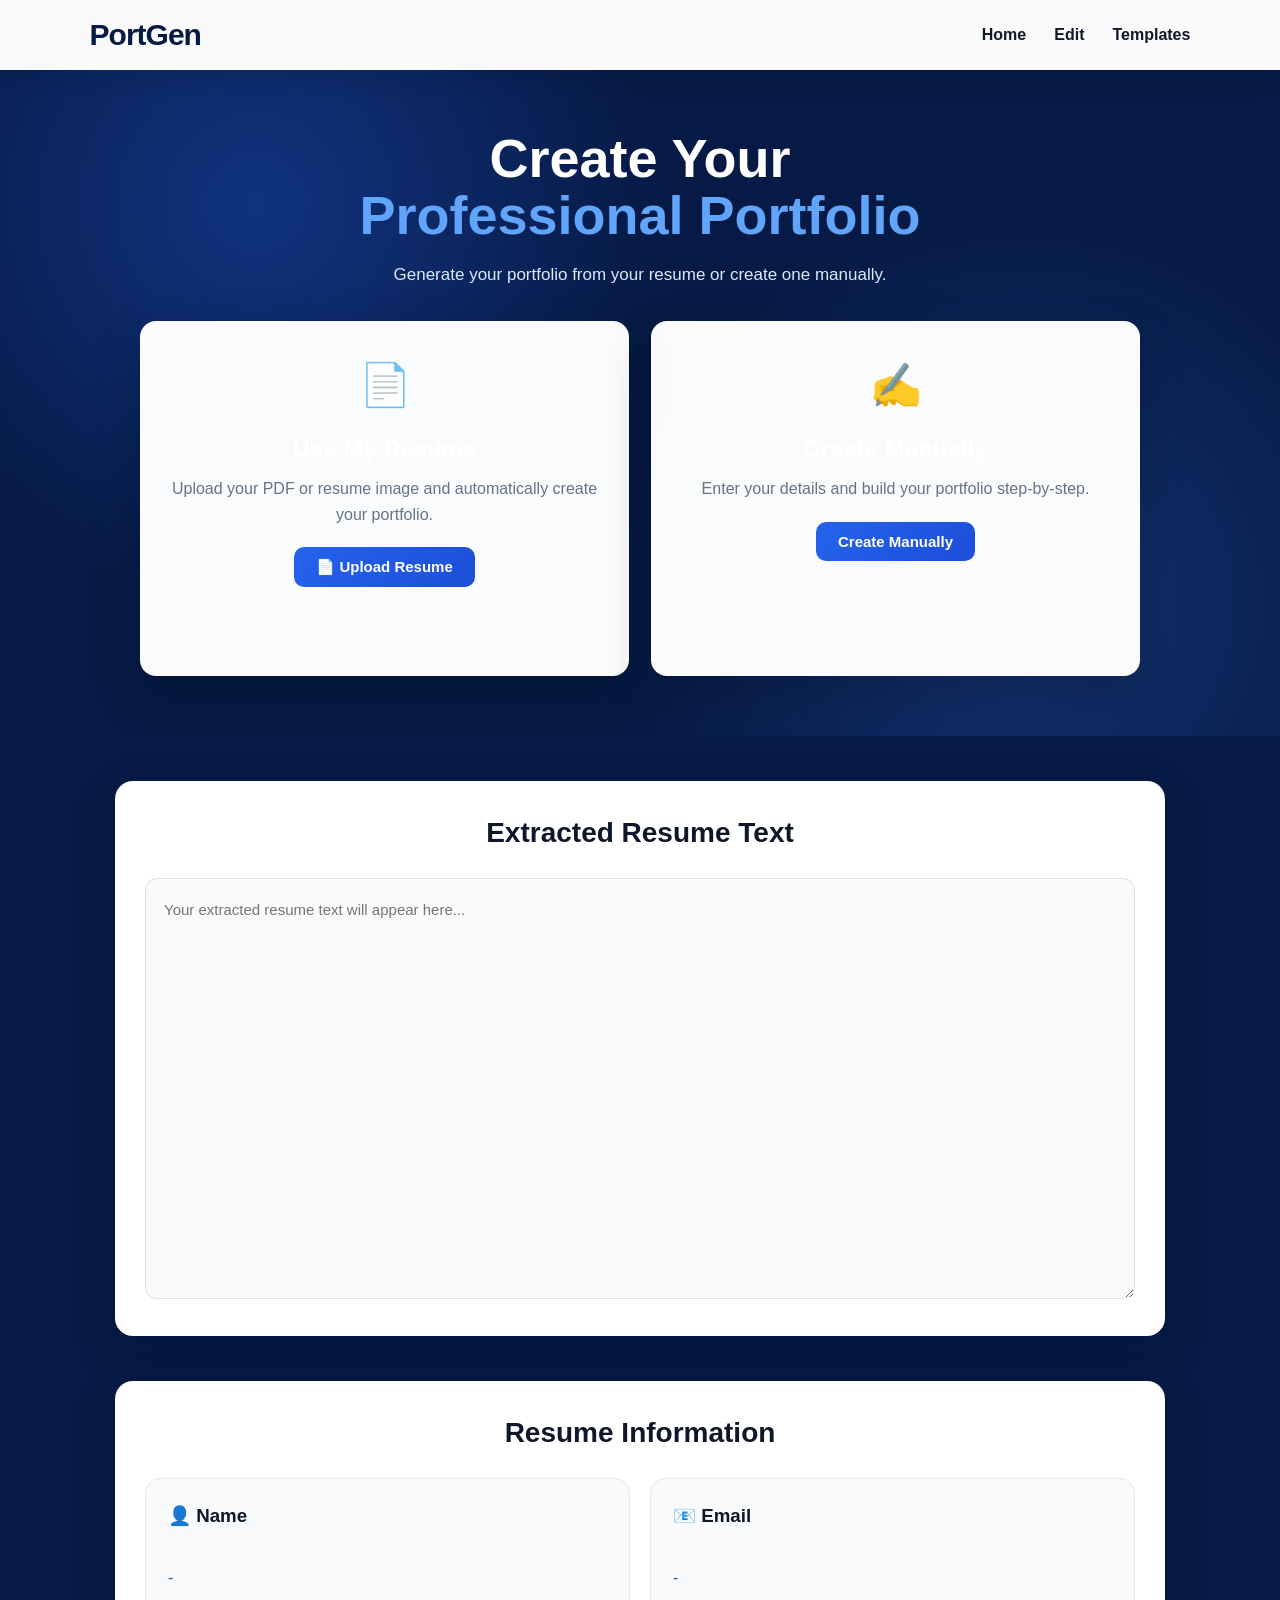
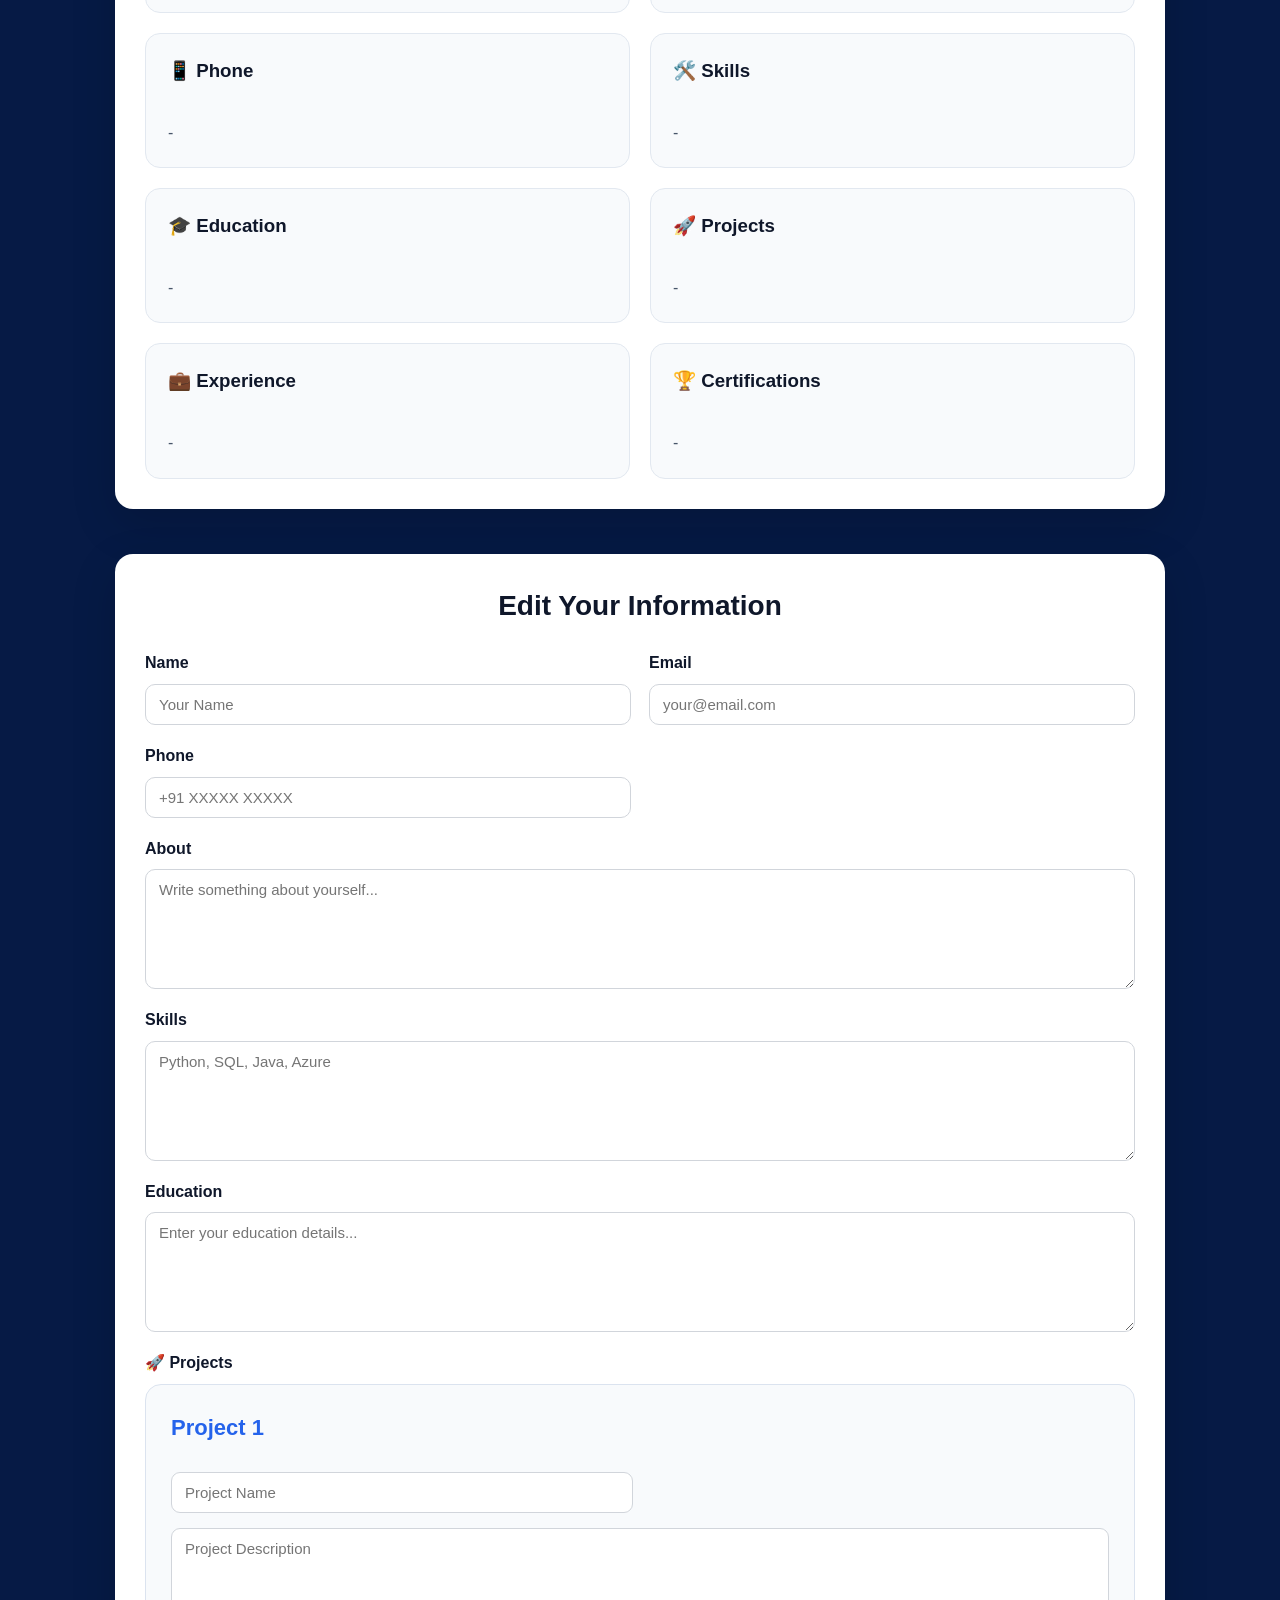
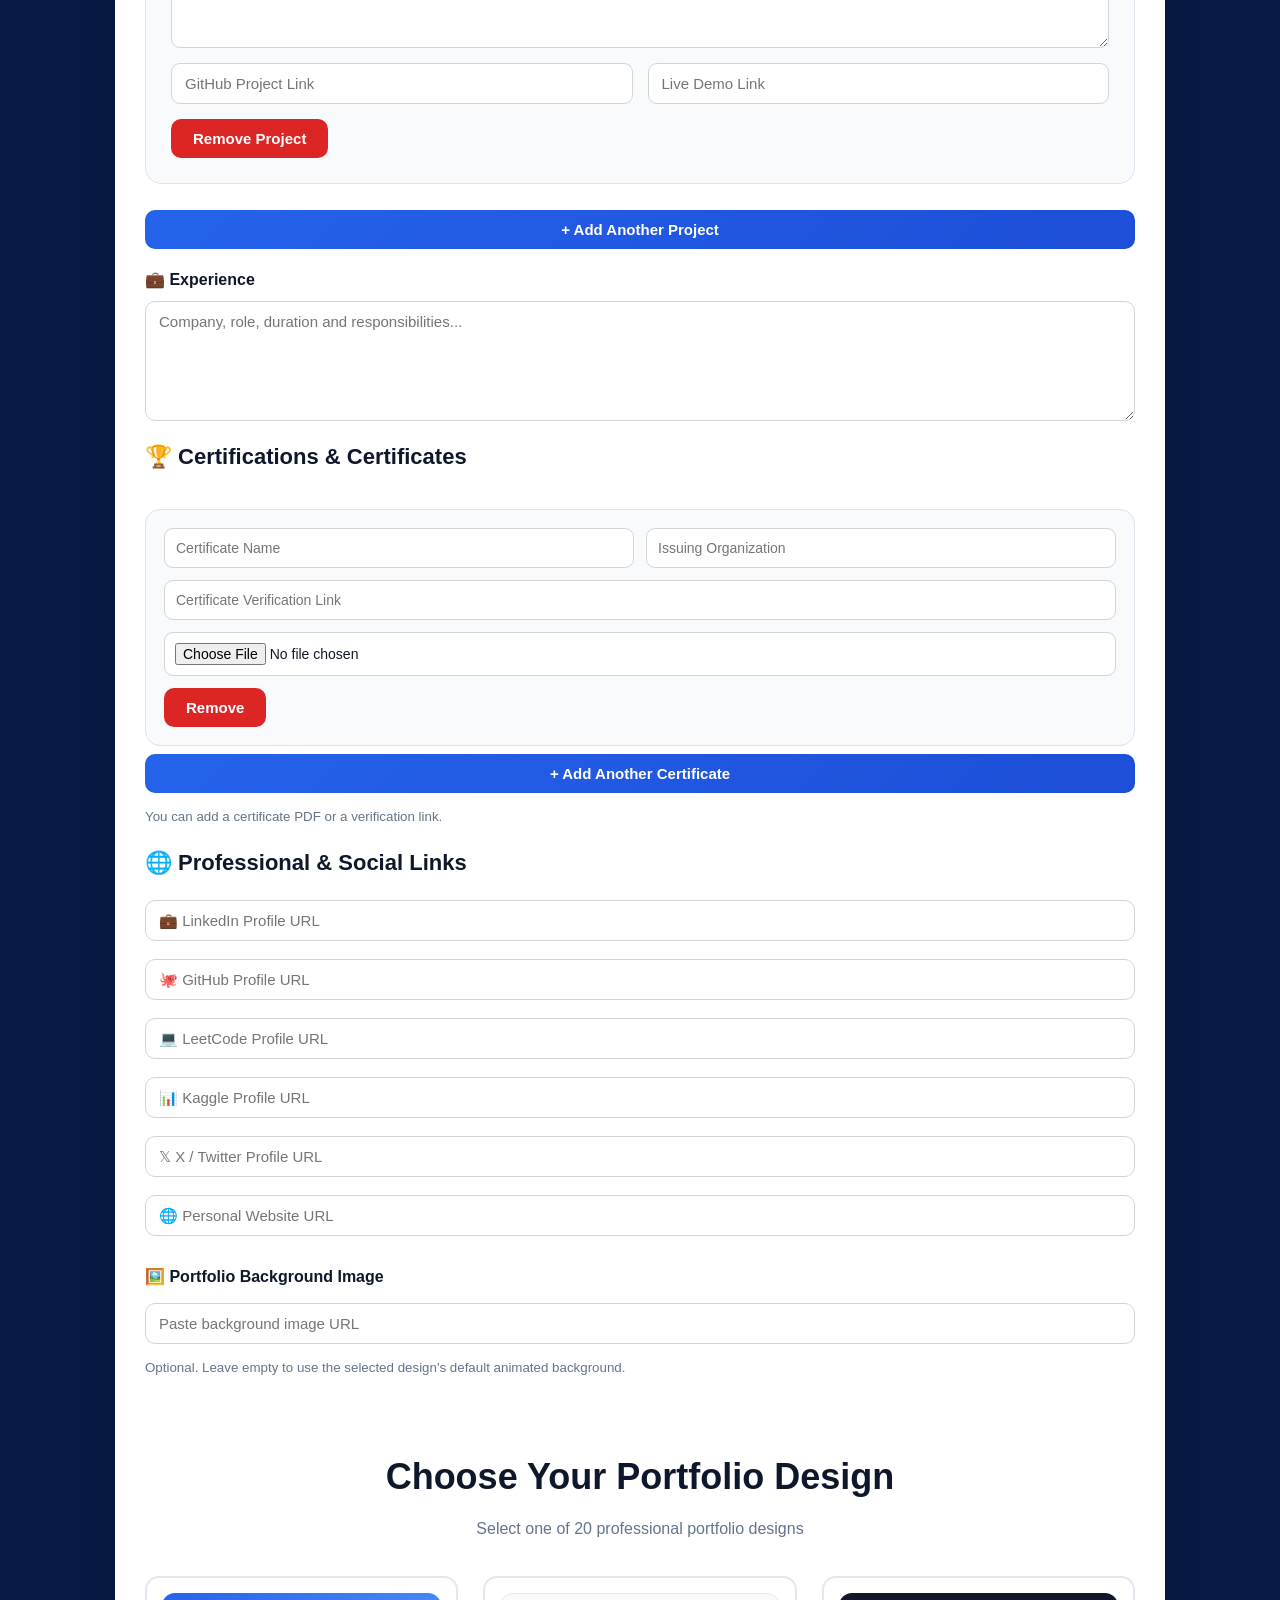
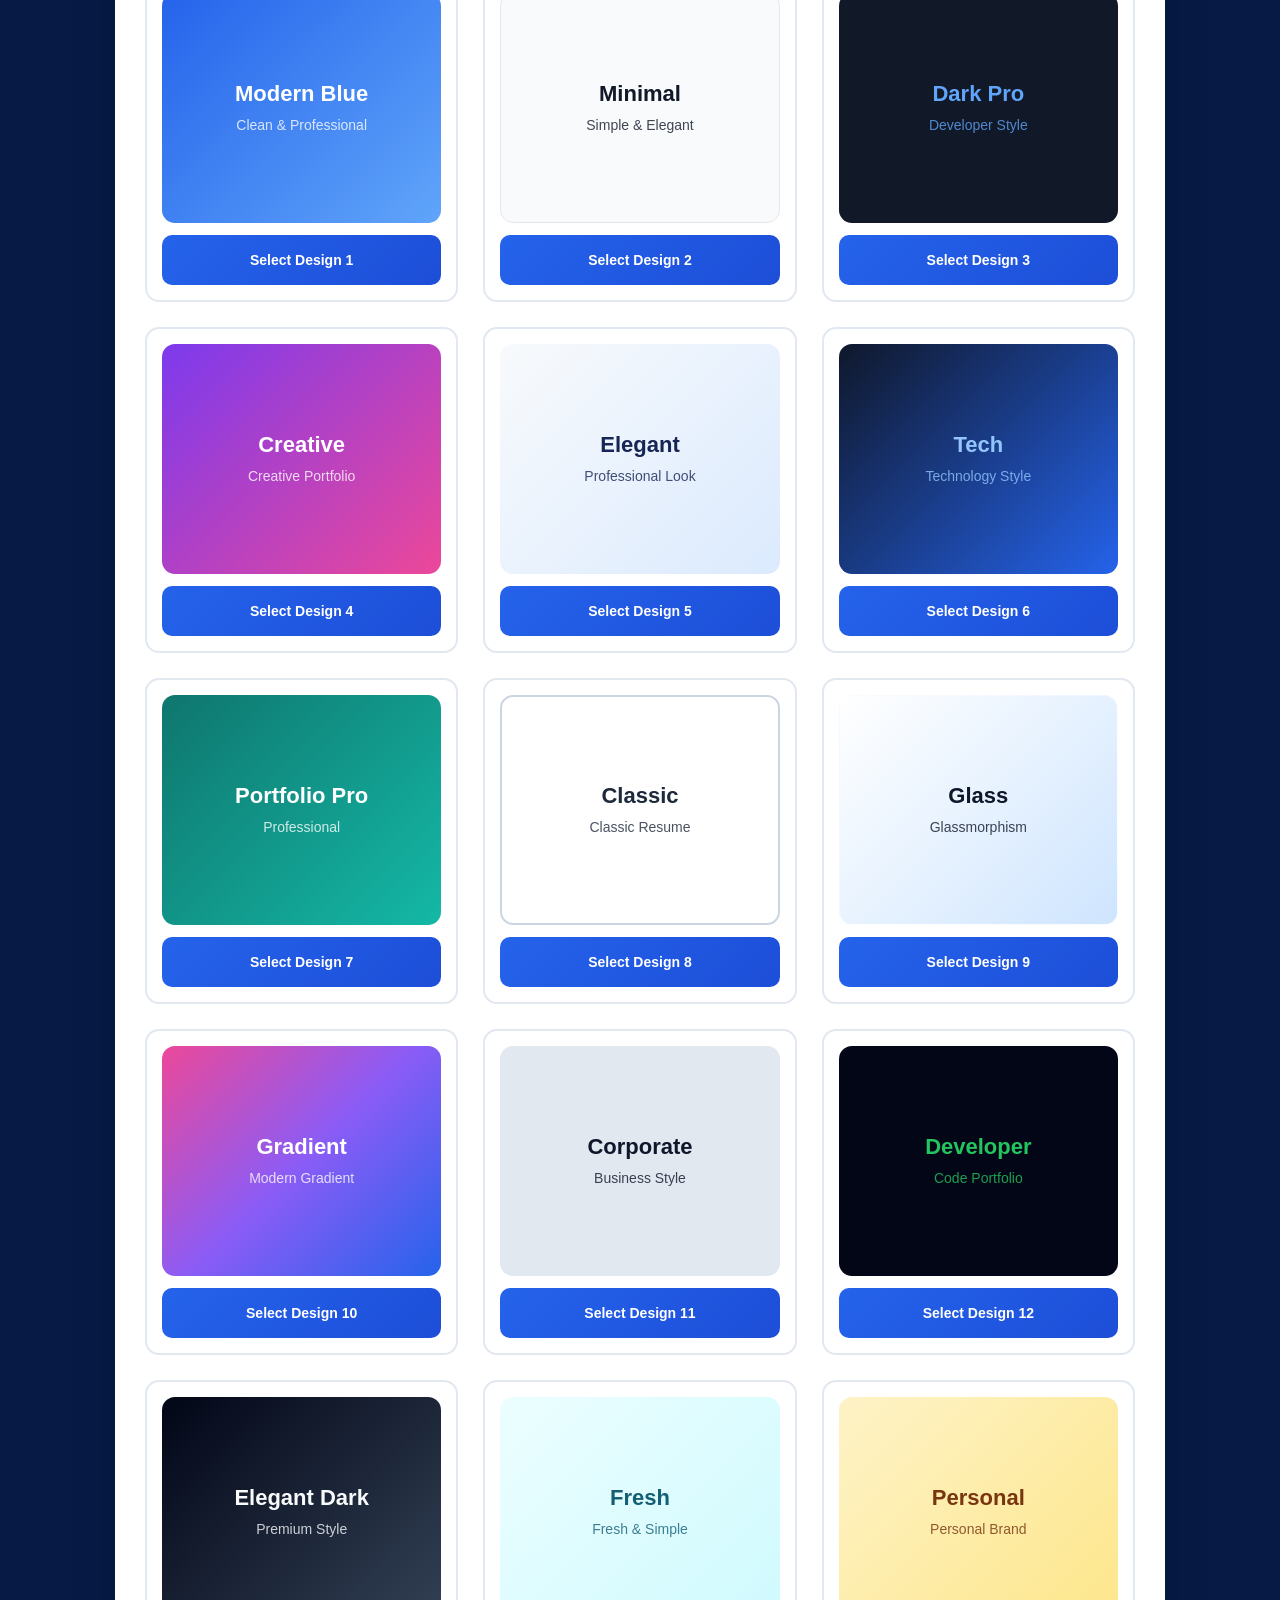
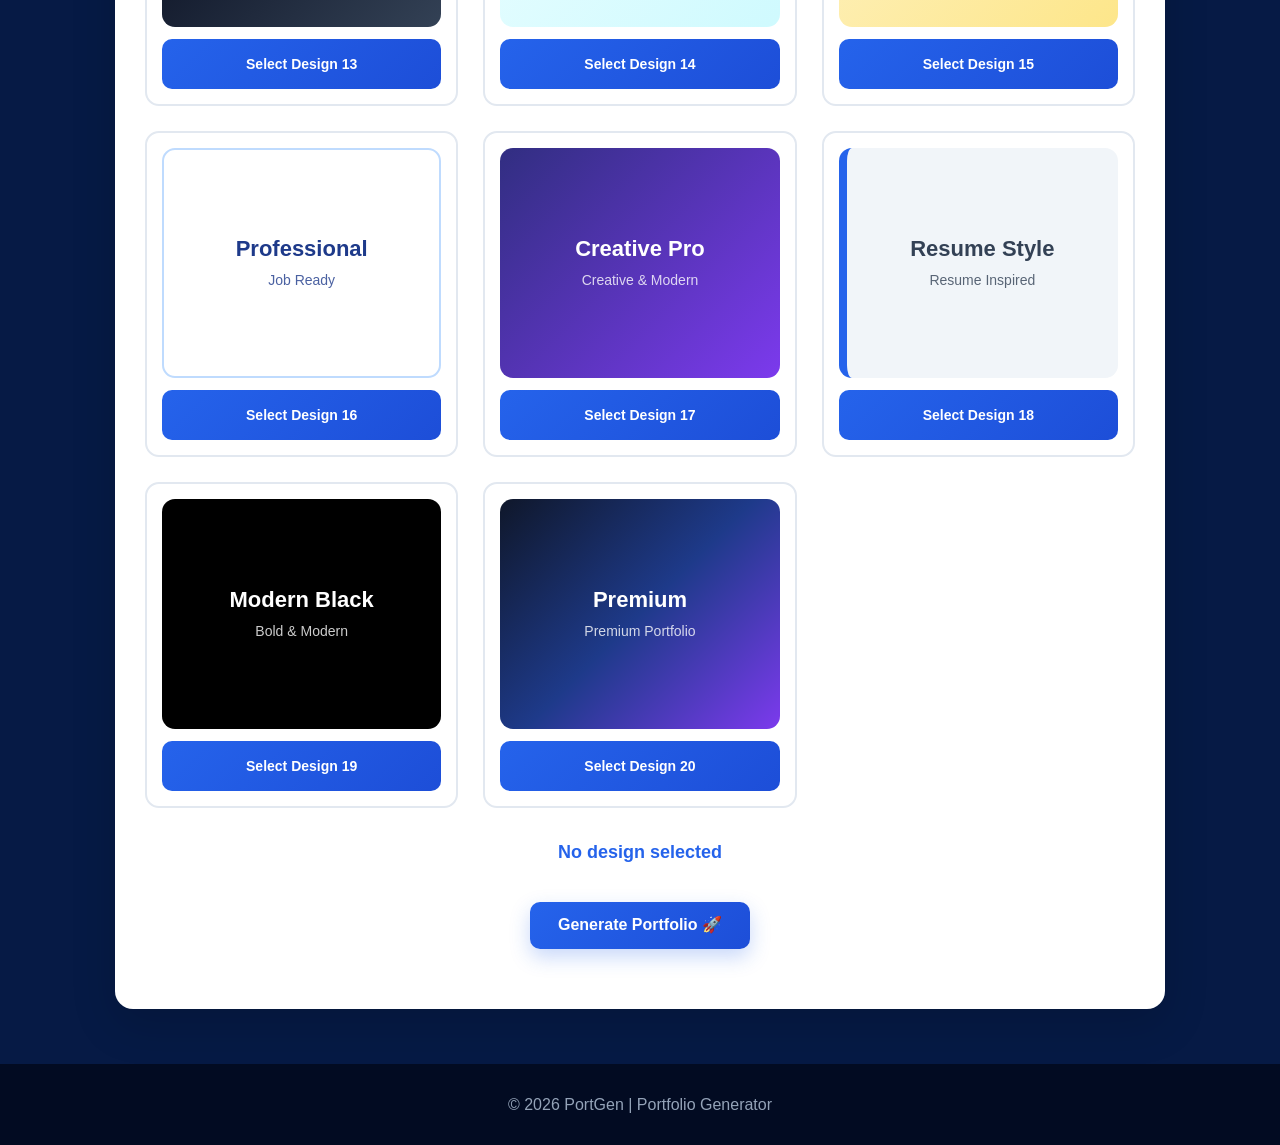
<file: index.html>
<!DOCTYPE html>
<html lang="en">

<head>

    <meta charset="UTF-8">

    <meta
        name="viewport"
        content="width=device-width, initial-scale=1.0"
    >

    <title>PortGen - Portfolio Generator</title>

    <link rel="stylesheet" href="style.css">
<script src="script.js"></script>
</head>


<body>


<!-- ==============================
     NAVBAR
============================== -->

<nav>

    <div class="logo">
        PortGen
    </div>

    <div class="nav-links">

        <a href="#">
            Home
        </a>

        <a href="#editSection">
            Edit
        </a>

        <a href="#designSection">
            Templates
        </a>

    </div>

</nav>


<!-- ==============================
     HERO
============================== -->

<section class="hero">

    <h1>
        Create Your
        <span>Professional Portfolio</span>
    </h1>

    <p>
        Generate your portfolio from your resume
        or create one manually.
    </p>


    <div class="options">


        <!-- RESUME CARD -->

        <div class="card">

            <div class="icon">
                📄
            </div>

            <h2>
                Use My Resume
            </h2>

            <p>
                Upload your PDF or resume image and
                automatically create your portfolio.
            </p>


            <input
                type="file"
                id="resumeInput"
                accept=".pdf,.png,.jpg,.jpeg"
                hidden
            >


            <button
                type="button"
                id="uploadButton"
                class="resume-btn"
            >
                📄 Upload Resume
            </button>


            <p id="uploadStatus"></p>

        </div>


        <!-- MANUAL CARD -->

        <div class="card">

            <div class="icon">
                ✍️
            </div>

            <h2>
                Create Manually
            </h2>

            <p>
                Enter your details and build your
                portfolio step-by-step.
            </p>


            <button
                type="button"
                onclick="createManually()"
            >
                Create Manually
            </button>

        </div>

    </div>

</section>


<!-- ==============================
     EXTRACTED RESUME
============================== -->

<section
    class="resume-preview"
    id="resumePreview"
>

    <h2>
        Extracted Resume Text
    </h2>


    <textarea
        id="resumeText"
        placeholder="Your extracted resume text will appear here..."
        rows="15"
        readonly
    ></textarea>

</section>


<!-- ==============================
     RESUME INFORMATION
============================== -->

<div
    id="parsedData"
    class="parsed-data"
>

    <h2>
        Resume Information
    </h2>


    <div class="info-grid">


        <div class="info-card">

            <h3>
                👤 Name
            </h3>

            <p id="name">
                -
            </p>

        </div>


        <div class="info-card">

            <h3>
                📧 Email
            </h3>

            <p id="email">
                -
            </p>

        </div>


        <div class="info-card">

            <h3>
                📱 Phone
            </h3>

            <p id="phone">
                -
            </p>

        </div>


        <div class="info-card">

            <h3>
                🛠️ Skills
            </h3>

            <p id="skills">
                -
            </p>

        </div>


        <div class="info-card">

            <h3>
                🎓 Education
            </h3>

            <p id="education">
                -
            </p>

        </div>


        <div class="info-card">

            <h3>
                🚀 Projects
            </h3>

            <p id="projects">
                -
            </p>

        </div>


        <div class="info-card">

            <h3>
                💼 Experience
            </h3>

            <p id="experience">
                -
            </p>

        </div>


        <div class="info-card">

            <h3>
                🏆 Certifications
            </h3>

            <p id="certifications">
                -
            </p>

        </div>

    </div>

</div>


<!-- ==============================
     EDIT SECTION
============================== -->

<section
    class="edit-section"
    id="editSection"
>

    <h2>
        Edit Your Information
    </h2>


    <div class="edit-form">


        <!-- NAME -->

        <div class="form-group">

            <label>
                Name
            </label>

            <input
                type="text"
                id="editName"
                placeholder="Your Name"
            >

        </div>


        <!-- EMAIL -->

        <div class="form-group">

            <label>
                Email
            </label>

            <input
                type="email"
                id="editEmail"
                placeholder="your@email.com"
            >

        </div>


        <!-- PHONE -->

        <div class="form-group">

            <label>
                Phone
            </label>

            <input
                type="text"
                id="editPhone"
                placeholder="+91 XXXXX XXXXX"
            >

        </div>


        <!-- ABOUT -->

        <div class="form-group full-width">

            <label>
                About
            </label>

            <textarea
                id="editAbout"
                rows="5"
                placeholder="Write something about yourself..."
            ></textarea>

        </div>


        <!-- SKILLS -->

        <div class="form-group full-width">

            <label>
                Skills
            </label>

            <textarea
                id="editSkills"
                rows="3"
                placeholder="Python, SQL, Java, Azure"
            ></textarea>

        </div>


        <!-- EDUCATION -->

        <div class="form-group full-width">

            <label>
                Education
            </label>

            <textarea
                id="editEducation"
                rows="5"
                placeholder="Enter your education details..."
            ></textarea>

        </div>


        <!-- ==============================
             PROJECTS
        ============================== -->

        <div class="form-group full-width">

            <label>
                🚀 Projects
            </label>


            <div id="projectsContainer">


                <!-- PROJECT 1 -->

                <div class="project-input">

                    <h3>
                        Project 1
                    </h3>


                    <input
                        type="text"
                        class="project-title"
                        placeholder="Project Name"
                    >


                    <textarea
                        class="project-description"
                        rows="3"
                        placeholder="Project Description"
                    ></textarea>


                    <input
                        type="url"
                        class="project-github"
                        placeholder="GitHub Project Link"
                    >


                    <input
                        type="url"
                        class="project-live"
                        placeholder="Live Demo Link"
                    >


                    <button
                        type="button"
                        class="remove-project-btn"
                        onclick="removeProject(this)"
                    >
                        Remove Project
                    </button>

                </div>

            </div>


            <button
                type="button"
                class="add-project-btn"
                onclick="addProject()"
            >
                + Add Another Project
            </button>

        </div>


        <!-- ==============================
             EXPERIENCE
        ============================== -->

        <div class="form-group full-width">

            <label>
                💼 Experience
            </label>

            <textarea
                id="editExperience"
                rows="5"
                placeholder="Company, role, duration and responsibilities..."
            ></textarea>
        </div>
        <!-- =========================================
     CERTIFICATES
========================================= -->

<div class="form-group full-width">

    <h3>🏆 Certifications & Certificates</h3>

    <div id="certificateContainer">

        <div class="certificate-item">

            <input
                type="text"
                class="certificate-name"
                placeholder="Certificate Name"
            >

            <input
                type="text"
                class="certificate-issuer"
                placeholder="Issuing Organization"
            >

            <input
                type="url"
                class="certificate-link"
                placeholder="Certificate Verification Link"
            >

            <input
                type="file"
                class="certificate-file"
                accept=".pdf"
            >

            <button
                type="button"
                class="remove-certificate"
                onclick="removeCertificate(this)"
            >
                Remove
            </button>

        </div>

    </div>


    <button
        type="button"
        onclick="addCertificate()"
    >
        + Add Another Certificate
    </button>

    <small>
        You can add a certificate PDF or a verification link.
    </small>

</div>
        <!-- ==============================
             SOCIAL LINKS
        ============================== -->

        <!-- =========================================
     SOCIAL LINKS
========================================= -->

<div class="form-group full-width">

    <h3>🌐 Professional & Social Links</h3>

    <input
        type="url"
        id="editLinkedin"
        placeholder="💼 LinkedIn Profile URL"
    >

    <input
        type="url"
        id="editGithub"
        placeholder="🐙 GitHub Profile URL"
    >

    <input
        type="url"
        id="editLeetcode"
        placeholder="💻 LeetCode Profile URL"
    >

    <input
        type="url"
        id="editKaggle"
        placeholder="📊 Kaggle Profile URL"
    >

    <input
        type="url"
        id="editTwitter"
        placeholder="𝕏 X / Twitter Profile URL"
    >

    <input
        type="url"
        id="editWebsite"
        placeholder="🌐 Personal Website URL"
    >

</div>

        <!-- ==============================
             BACKGROUND IMAGE
        ============================== -->

        <div class="form-group full-width">

            <label>
                🖼️ Portfolio Background Image
            </label>


            <input
                type="url"
                id="editBackground"
                placeholder="Paste background image URL"
            >


            <small>
                Optional. Leave empty to use the selected
                design's default animated background.
            </small>

        </div>

    </div>


    <!-- ==============================
         DESIGN SELECTION
    ============================== -->

    <section
        class="design-section"
        id="designSection"
    >

        <h2>
            Choose Your Portfolio Design
        </h2>


        <p class="design-subtitle">
            Select one of 20 professional portfolio designs
        </p>


        <div class="design-grid">


            <!-- DESIGN 1 -->

            <div
                class="design-card"
                onclick="selectDesign(1)"
            >

                <div class="design-preview design-1">

                    <h3>
                        Modern Blue
                    </h3>

                    <p>
                        Clean & Professional
                    </p>

                </div>

                <button type="button">
                    Select Design 1
                </button>

            </div>


            <!-- DESIGN 2 -->

            <div
                class="design-card"
                onclick="selectDesign(2)"
            >

                <div class="design-preview design-2">

                    <h3>
                        Minimal
                    </h3>

                    <p>
                        Simple & Elegant
                    </p>

                </div>

                <button type="button">
                    Select Design 2
                </button>

            </div>


            <!-- DESIGN 3 -->

            <div
                class="design-card"
                onclick="selectDesign(3)"
            >

                <div class="design-preview design-3">

                    <h3>
                        Dark Pro
                    </h3>

                    <p>
                        Developer Style
                    </p>

                </div>

                <button type="button">
                    Select Design 3
                </button>

            </div>


            <!-- DESIGN 4 -->

            <div
                class="design-card"
                onclick="selectDesign(4)"
            >

                <div class="design-preview design-4">

                    <h3>
                        Creative
                    </h3>

                    <p>
                        Creative Portfolio
                    </p>

                </div>

                <button type="button">
                    Select Design 4
                </button>

            </div>


            <!-- DESIGN 5 -->

            <div
                class="design-card"
                onclick="selectDesign(5)"
            >

                <div class="design-preview design-5">

                    <h3>
                        Elegant
                    </h3>

                    <p>
                        Professional Look
                    </p>

                </div>

                <button type="button">
                    Select Design 5
                </button>

            </div>


            <!-- DESIGN 6 -->

            <div
                class="design-card"
                onclick="selectDesign(6)"
            >

                <div class="design-preview design-6">

                    <h3>
                        Tech
                    </h3>

                    <p>
                        Technology Style
                    </p>

                </div>

                <button type="button">
                    Select Design 6
                </button>

            </div>


            <!-- DESIGN 7 -->

            <div
                class="design-card"
                onclick="selectDesign(7)"
            >

                <div class="design-preview design-7">

                    <h3>
                        Portfolio Pro
                    </h3>

                    <p>
                        Professional
                    </p>

                </div>

                <button type="button">
                    Select Design 7
                </button>

            </div>


            <!-- DESIGN 8 -->

            <div
                class="design-card"
                onclick="selectDesign(8)"
            >

                <div class="design-preview design-8">

                    <h3>
                        Classic
                    </h3>

                    <p>
                        Classic Resume
                    </p>

                </div>

                <button type="button">
                    Select Design 8
                </button>

            </div>


            <!-- DESIGN 9 -->

            <div
                class="design-card"
                onclick="selectDesign(9)"
            >

                <div class="design-preview design-9">

                    <h3>
                        Glass
                    </h3>

                    <p>
                        Glassmorphism
                    </p>

                </div>

                <button type="button">
                    Select Design 9
                </button>

            </div>


            <!-- DESIGN 10 -->

            <div
                class="design-card"
                onclick="selectDesign(10)"
            >

                <div class="design-preview design-10">

                    <h3>
                        Gradient
                    </h3>

                    <p>
                        Modern Gradient
                    </p>

                </div>

                <button type="button">
                    Select Design 10
                </button>

            </div>


            <!-- DESIGN 11 -->

            <div
                class="design-card"
                onclick="selectDesign(11)"
            >

                <div class="design-preview design-11">

                    <h3>
                        Corporate
                    </h3>

                    <p>
                        Business Style
                    </p>

                </div>

                <button type="button">
                    Select Design 11
                </button>

            </div>


            <!-- DESIGN 12 -->

            <div
                class="design-card"
                onclick="selectDesign(12)"
            >

                <div class="design-preview design-12">

                    <h3>
                        Developer
                    </h3>

                    <p>
                        Code Portfolio
                    </p>

                </div>

                <button type="button">
                    Select Design 12
                </button>

            </div>


            <!-- DESIGN 13 -->

            <div
                class="design-card"
                onclick="selectDesign(13)"
            >

                <div class="design-preview design-13">

                    <h3>
                        Elegant Dark
                    </h3>

                    <p>
                        Premium Style
                    </p>

                </div>

                <button type="button">
                    Select Design 13
                </button>

            </div>


            <!-- DESIGN 14 -->

            <div
                class="design-card"
                onclick="selectDesign(14)"
            >

                <div class="design-preview design-14">

                    <h3>
                        Fresh
                    </h3>

                    <p>
                        Fresh & Simple
                    </p>

                </div>

                <button type="button">
                    Select Design 14
                </button>

            </div>


            <!-- DESIGN 15 -->

            <div
                class="design-card"
                onclick="selectDesign(15)"
            >

                <div class="design-preview design-15">

                    <h3>
                        Personal
                    </h3>

                    <p>
                        Personal Brand
                    </p>

                </div>

                <button type="button">
                    Select Design 15
                </button>

            </div>


            <!-- DESIGN 16 -->

            <div
                class="design-card"
                onclick="selectDesign(16)"
            >

                <div class="design-preview design-16">

                    <h3>
                        Professional
                    </h3>

                    <p>
                        Job Ready
                    </p>

                </div>

                <button type="button">
                    Select Design 16
                </button>

            </div>


            <!-- DESIGN 17 -->

            <div
                class="design-card"
                onclick="selectDesign(17)"
            >

                <div class="design-preview design-17">

                    <h3>
                        Creative Pro
                    </h3>

                    <p>
                        Creative & Modern
                    </p>

                </div>

                <button type="button">
                    Select Design 17
                </button>

            </div>


            <!-- DESIGN 18 -->

            <div
                class="design-card"
                onclick="selectDesign(18)"
            >

                <div class="design-preview design-18">

                    <h3>
                        Resume Style
                    </h3>

                    <p>
                        Resume Inspired
                    </p>

                </div>

                <button type="button">
                    Select Design 18
                </button>

            </div>


            <!-- DESIGN 19 -->

            <div
                class="design-card"
                onclick="selectDesign(19)"
            >

                <div class="design-preview design-19">

                    <h3>
                        Modern Black
                    </h3>

                    <p>
                        Bold & Modern
                    </p>

                </div>

                <button type="button">
                    Select Design 19
                </button>

            </div>


            <!-- DESIGN 20 -->

            <div
                class="design-card"
                onclick="selectDesign(20)"
            >

                <div class="design-preview design-20">

                    <h3>
                        Premium
                    </h3>

                    <p>
                        Premium Portfolio
                    </p>

                </div>

                <button type="button">
                    Select Design 20
                </button>

            </div>

        </div>


                <p id="selectedDesignText">
            No design selected
        </p>

        <!-- ==============================
             GENERATE
        ============================== -->

        <button
            type="button"
            class="generate-btn"
            onclick="generatePortfolio()"
        >
            Generate Portfolio 🚀
        </button>

    </section>

</section>


<!-- ==============================
     FOOTER
============================== -->

<footer>

    <p>
        © 2026 PortGen | Portfolio Generator
    </p>

</footer>


<script src="script.js"></script>


</body>

</html>
</file>
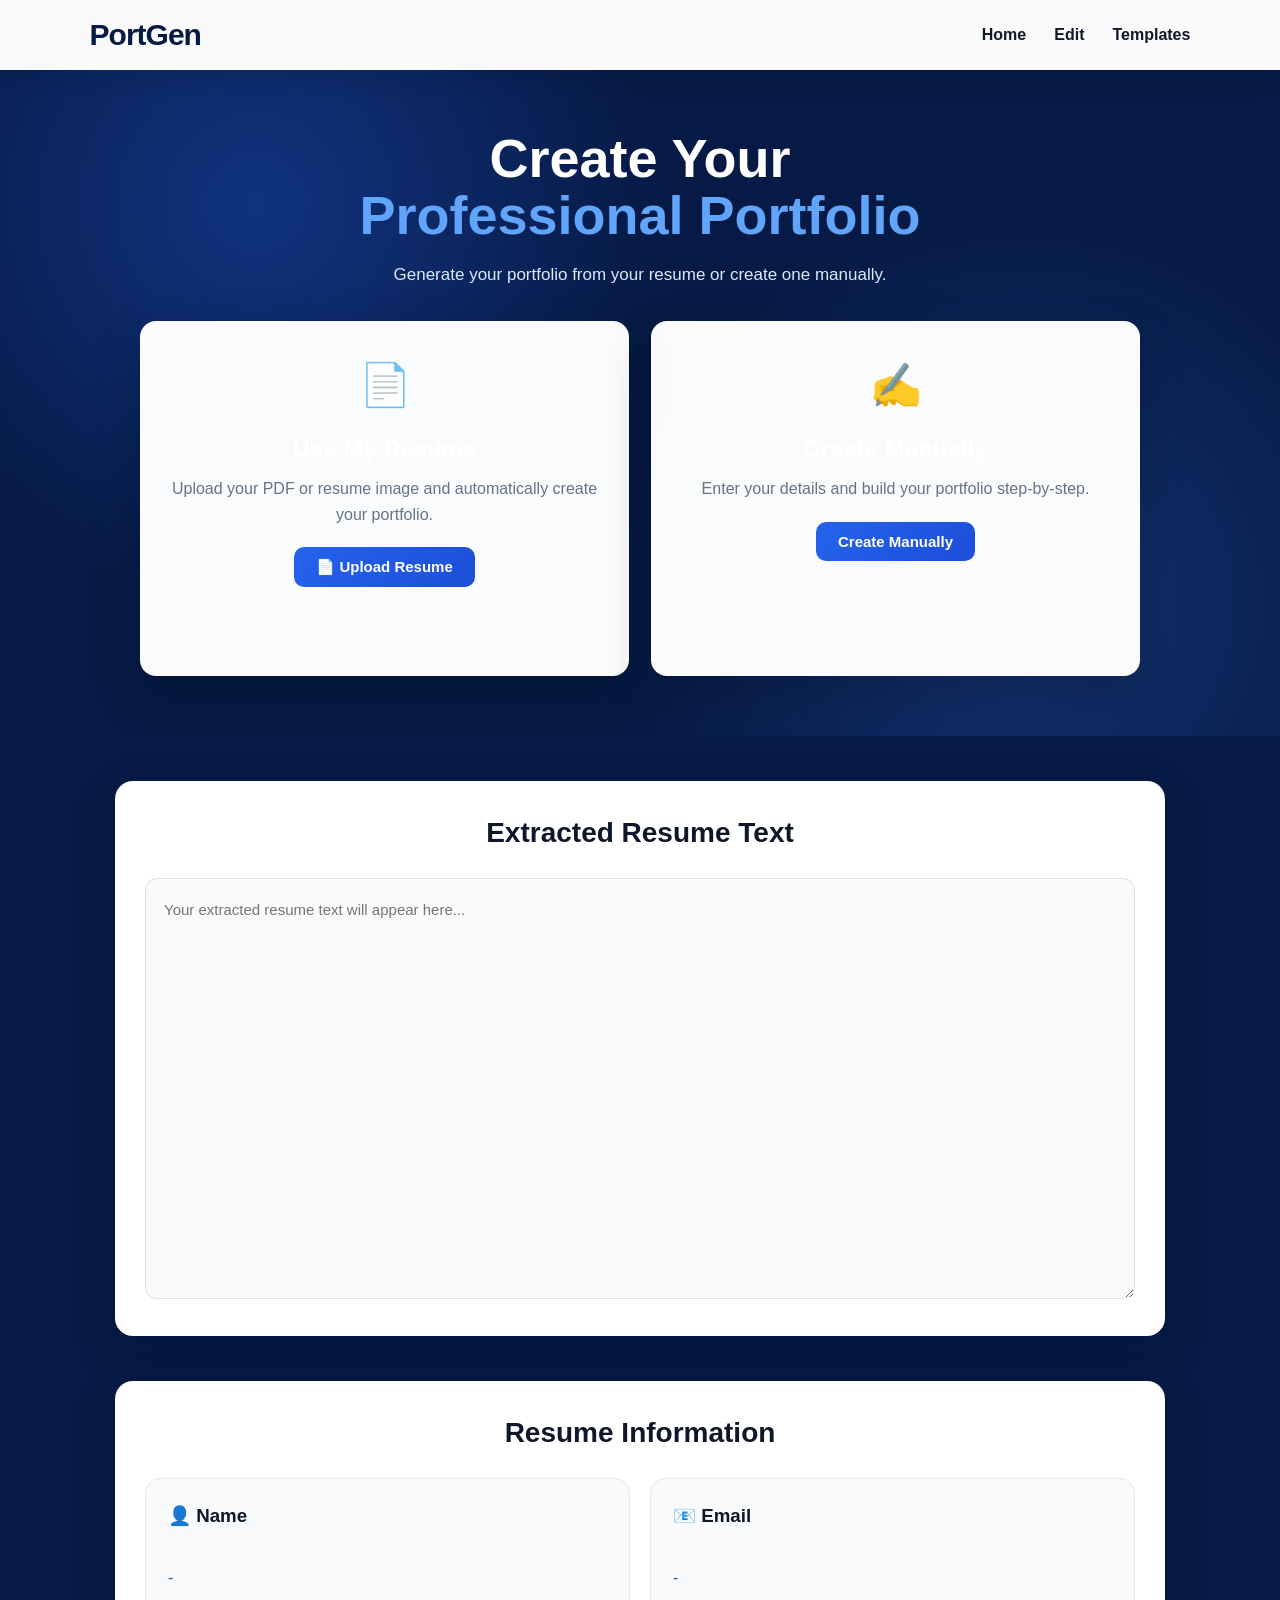
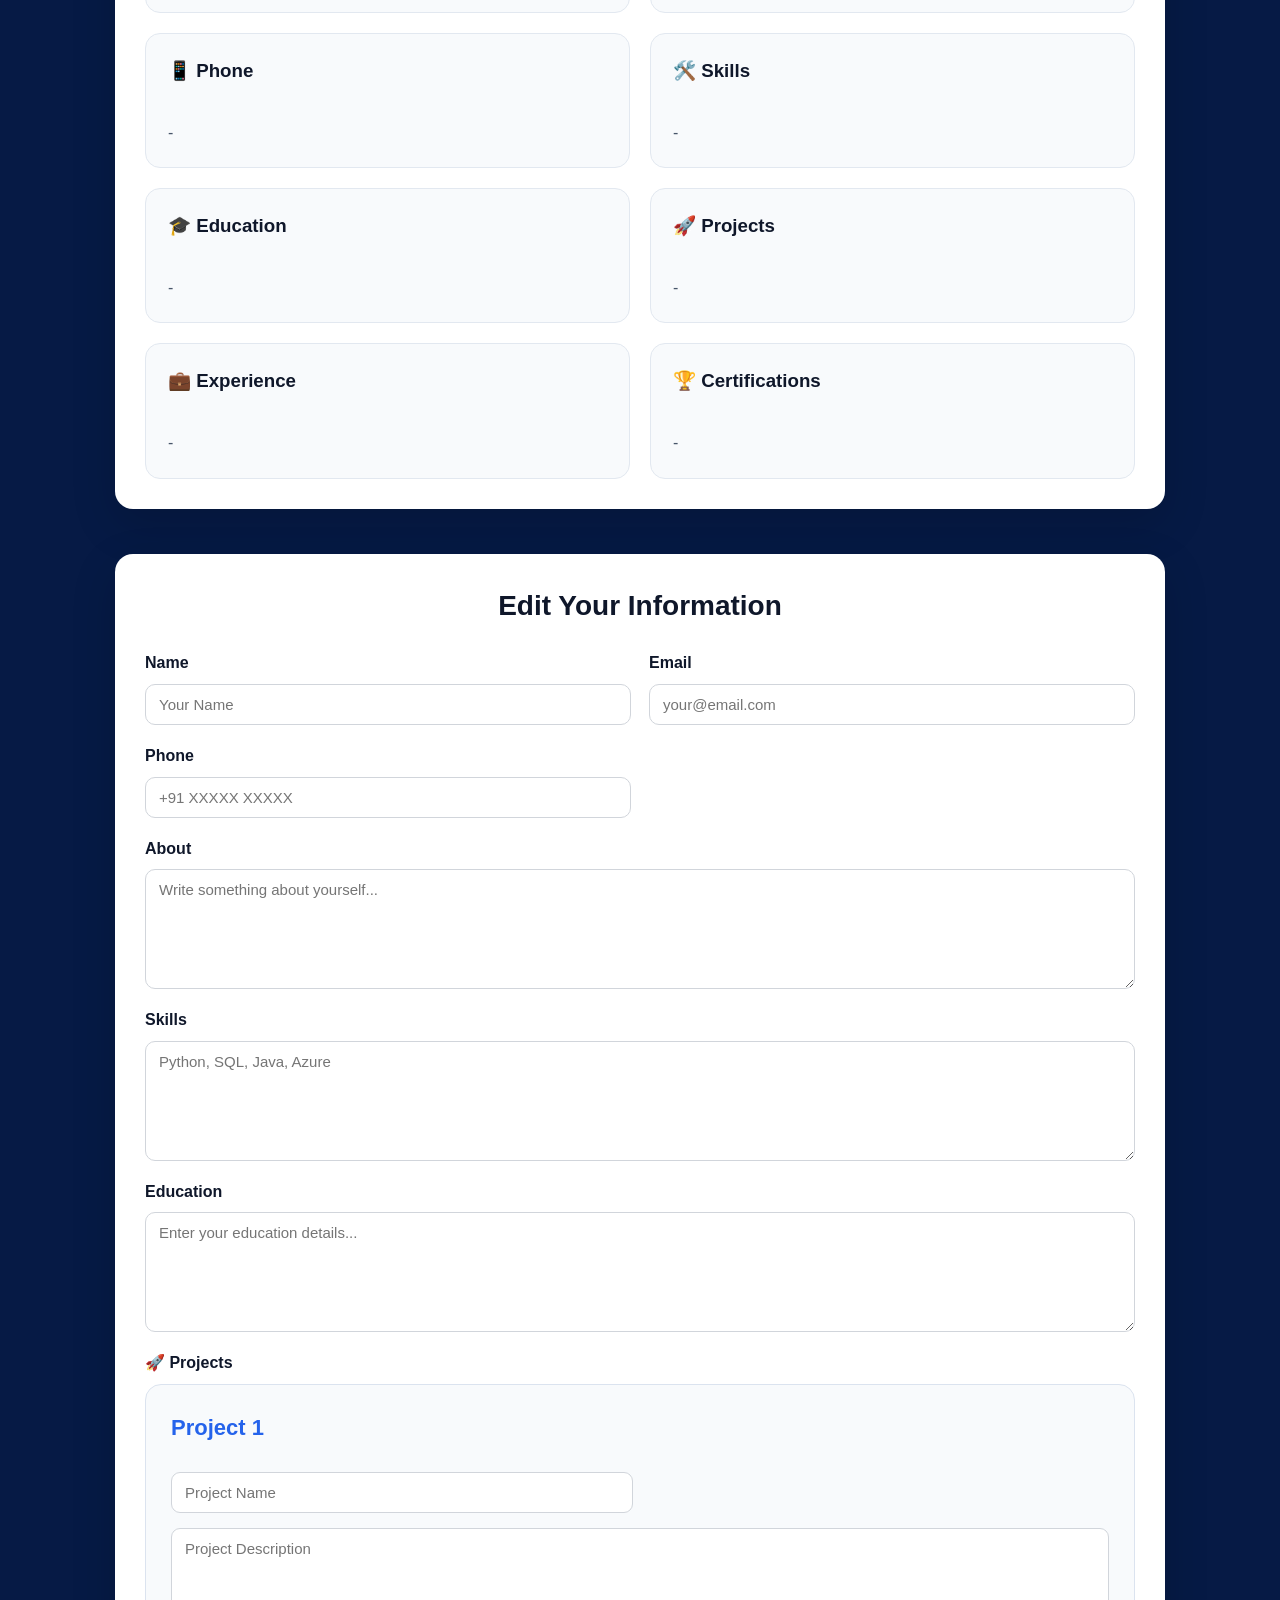
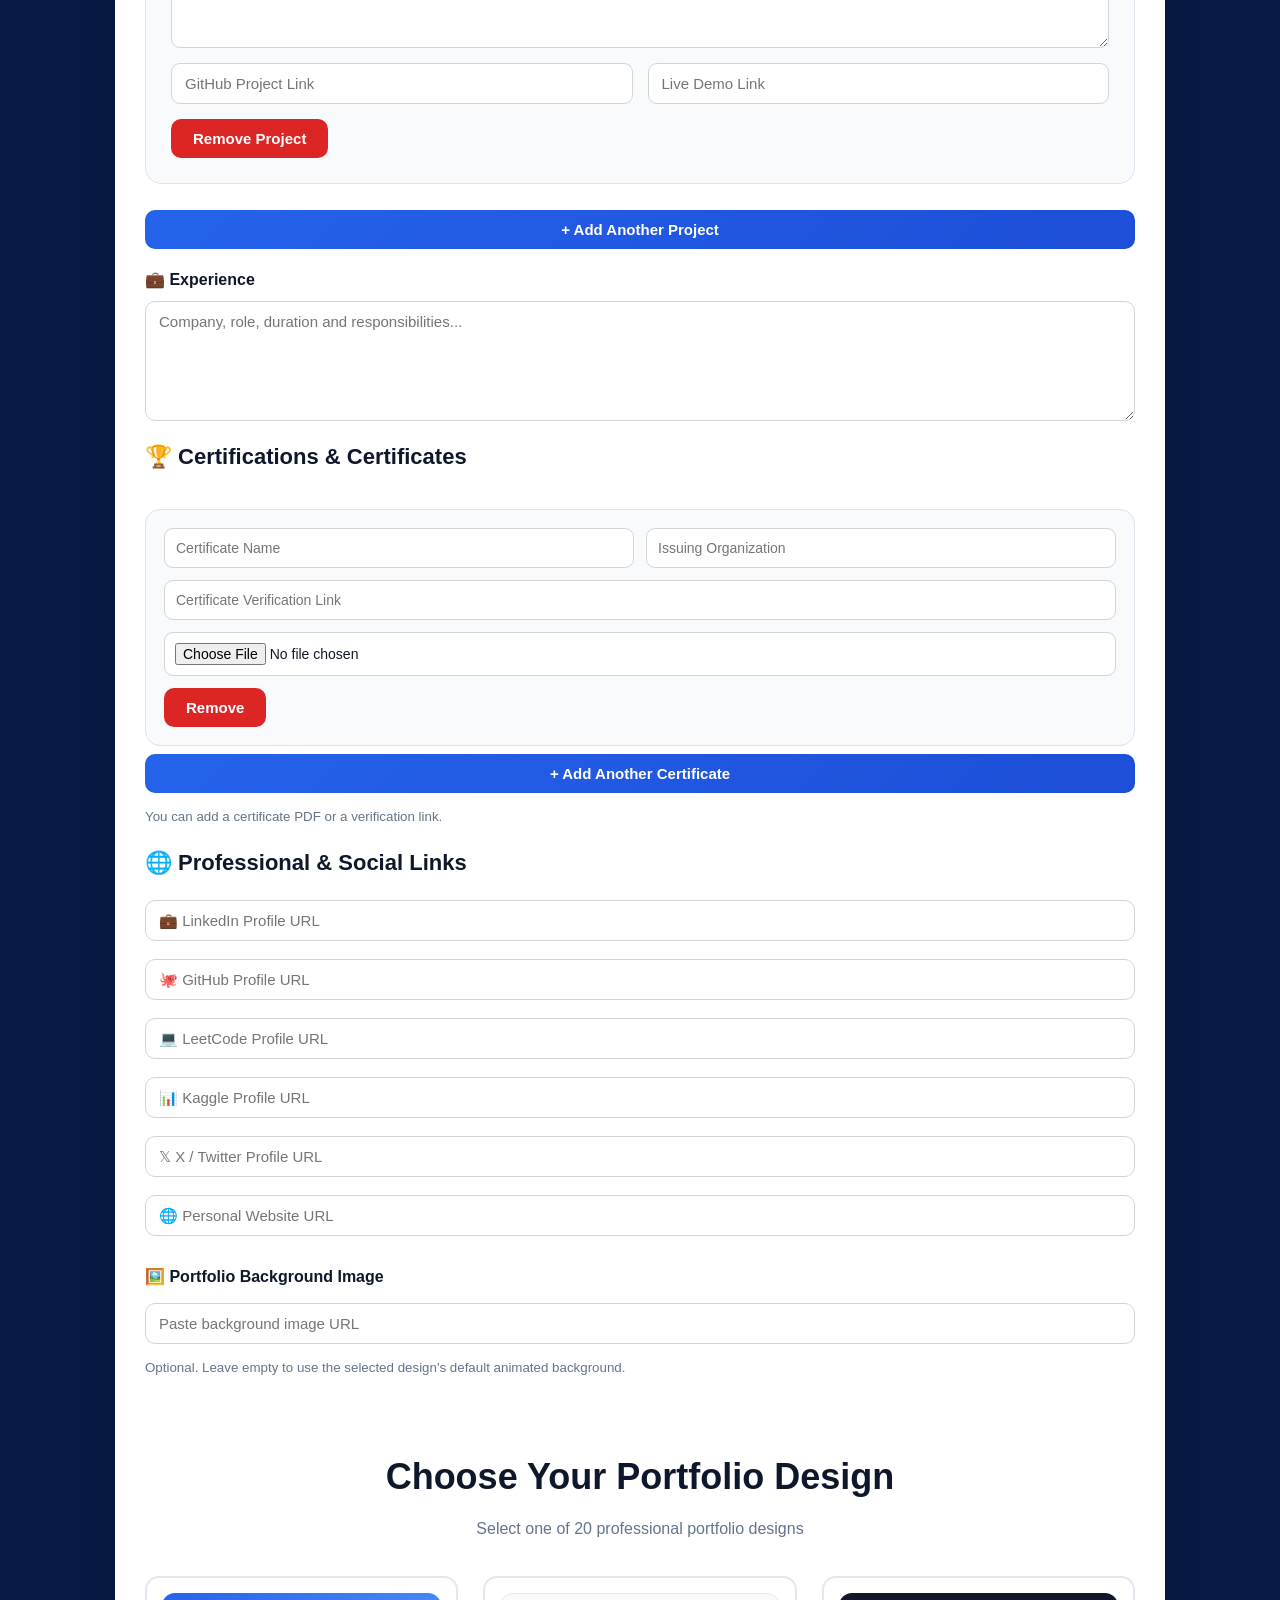
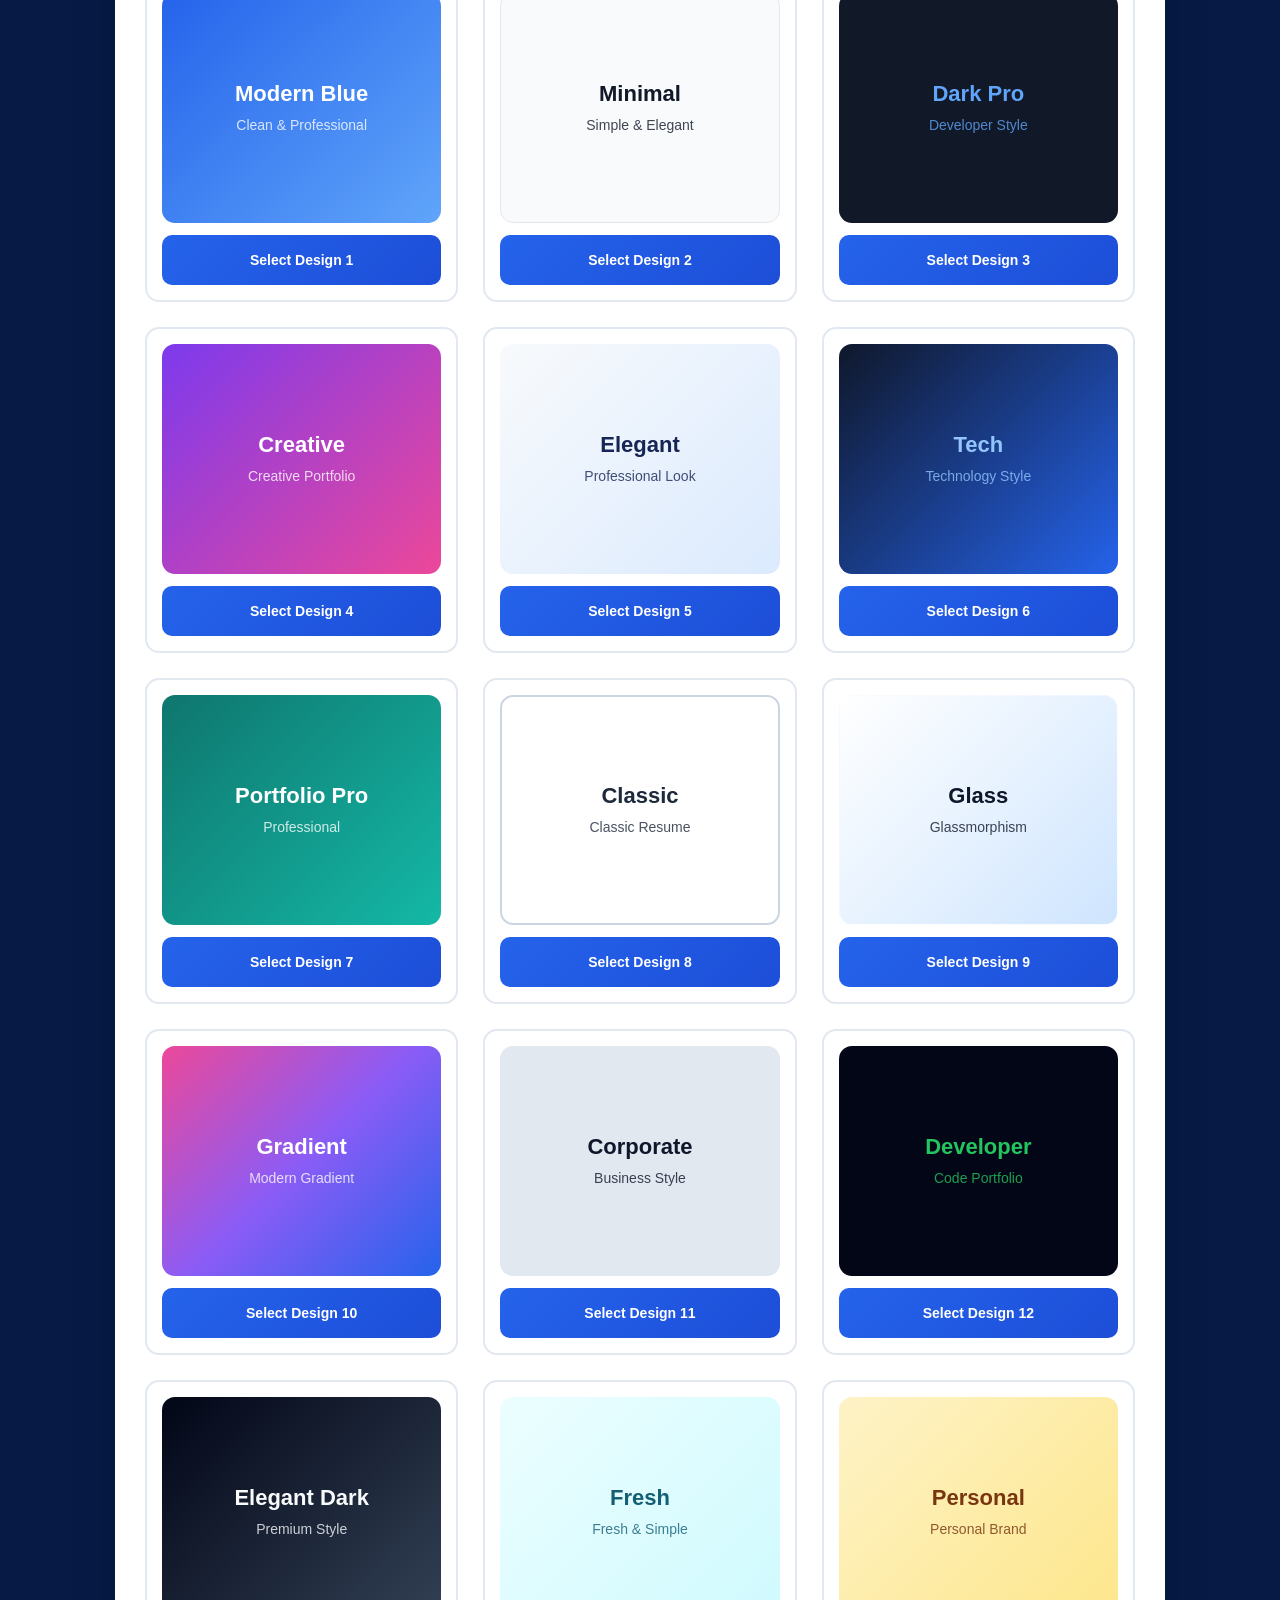
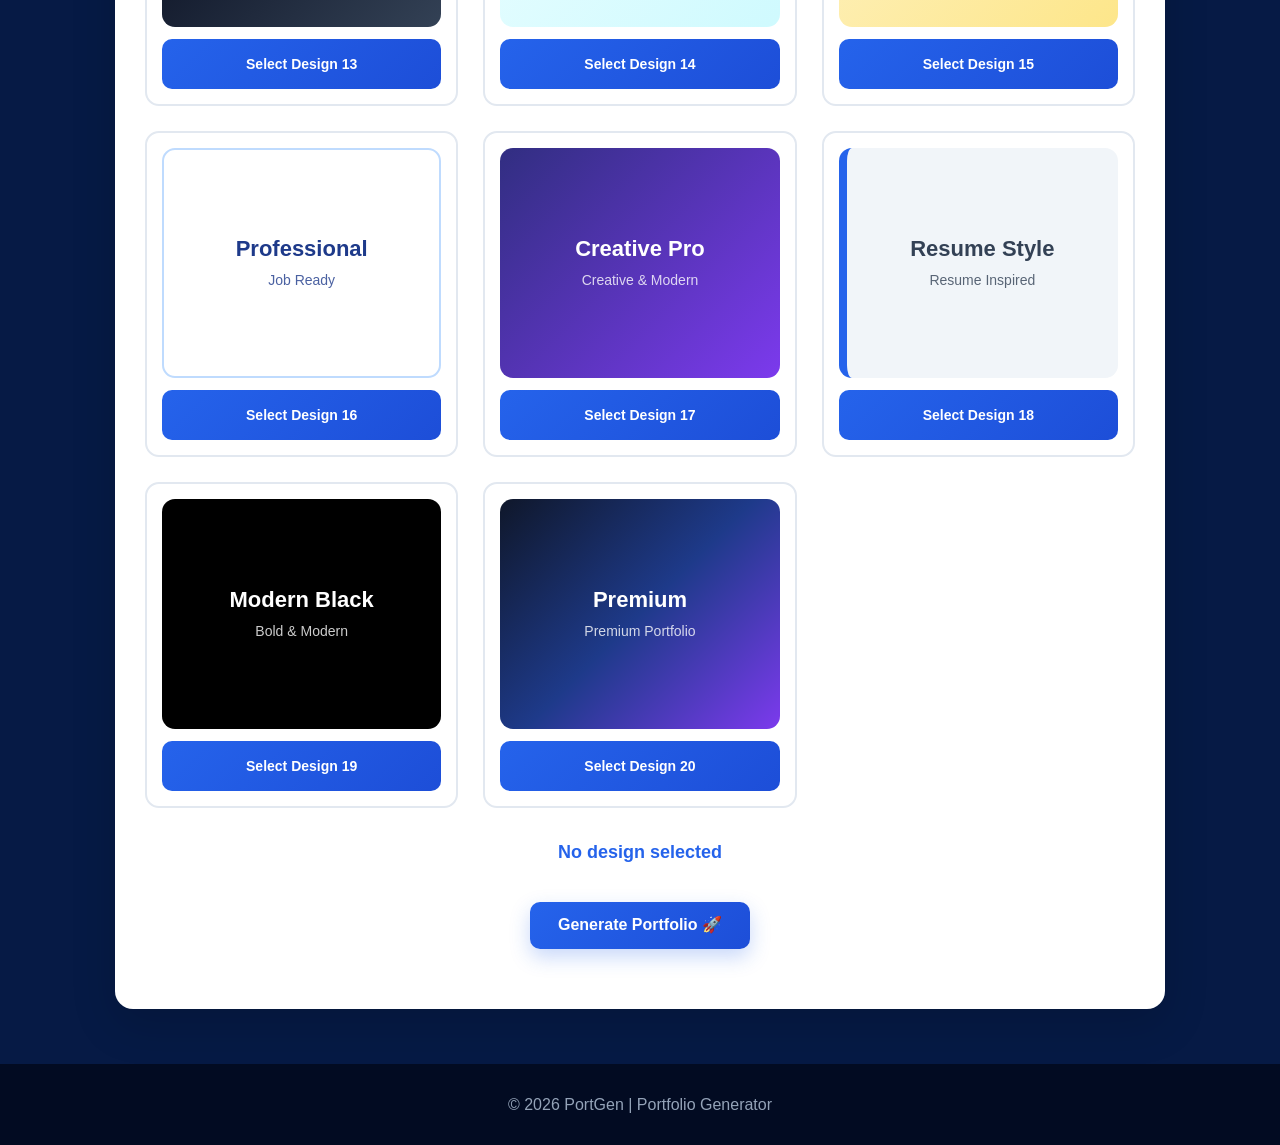
<file: portfolio.html>
<!DOCTYPE html>
<html lang="en">
<head>
<meta charset="UTF-8">
<meta name="viewport"
      content="width=device-width, initial-scale=1.0">
<title>My Portfolio</title>
<style>
/* =========================================
   BASIC
========================================= */
* {
    box-sizing: border-box;
}
html {
    scroll-behavior: smooth;
}
body {
    margin: 0;

    font-family:
        Arial,
        sans-serif;

    background:
        var(--background);

    color:
        var(--text);

    overflow-x: hidden;

    transition:
        background .5s ease,
        color .5s ease;
}
/* =========================================
   VARIABLES
========================================= */
:root {
    --primary: #2563eb;

    --secondary: #0f172a;

    --background: #f8fafc;

    --text: #111827;

    --card: #ffffff;

    --muted: #64748b;
}
/* =========================================
   NAVBAR
========================================= */
nav {
    position: sticky;
    top: 0;
    z-index: 1000;
    display: flex;
    justify-content:
        space-between;
    align-items:
        center;
    padding:
        18px 7%;
    background:
        rgba(255,255,255,.85);
    backdrop-filter:
        blur(15px);
    box-shadow:
        0 5px 25px
        rgba(0,0,0,.08);
    animation:
        navDown .8s ease;
}
.logo {
    font-size:
        24px;
    font-weight:
        bold;
    color:
        var(--primary);
}
nav a {
    color:
        var(--text);
    text-decoration:
        none;
    margin-left:
        20px;
    transition:
        .3s;
}
nav a:hover {
    color:
        var(--primary);
}
/* =========================================
   HERO
========================================= */
.hero {
    min-height:
        85vh;
    display:
        flex;
    justify-content:
        center;
    align-items:
        center;
    text-align:
        center;
    padding:
        80px 20px;
    color:
        white;
    position:
        relative;
    overflow:
        hidden;
    background:
        linear-gradient(
            135deg,
            var(--secondary),
            var(--primary)
        );
    background-size:
        300% 300%;
    animation:
        gradientMove 10s ease infinite;
}
/* Animated circles */
.hero::before {
    content:
        "";
    position:
        absolute;
    width:
        400px;
    height:
        400px;
    border-radius:
        50%;
    background:
        rgba(255,255,255,.08);
    filter:
        blur(10px);
    left:
        -150px;
    top:
        -150px;
    animation:
        floatingCircle 8s
        ease-in-out infinite;
}
.hero::after {
    content:
        "";
    position:
        absolute;
    width:
        350px;
    height:
        350px;
    border-radius:
        50%;
    background:
        rgba(255,255,255,.08);
    right:
        -120px;
    bottom:
        -120px;
    animation:
        floatingCircle 9s
        ease-in-out infinite reverse;
}

.hero-content {
    position:
        relative;
    z-index:
        2;
    max-width:
        900px;
    animation:
        heroEnter 1.2s
        cubic-bezier(
            .22,
            1,
            .36,
            1
        );
}

.hero h1 {
    font-size:
        clamp(
            40px,
            7vw,
            72px
        );
    margin:
        0 0 20px;
    animation:
        titleReveal 1.4s ease;
}

.hero h2 {
    font-size:
        25px;
    font-weight:
        normal;
    opacity:
        .9;
    animation:
         faeUp 1.4s .2s both;
}

.hero p {
    font-size:
        18px;
    opacity:
        .85;
    animation:
        fadeUp 1.4s .4s both;
}

/* =========================================
   SECTIONS
========================================= */
section {
    width:
        85%;
    max-width:
        1100px;
    margin:
        90px auto;
}

section h2 {
    text-align:
        center;
    font-size:
        35px;
    margin-bottom:
        40px;
    position:
        relative;
}

section h2::after {
    content:
        "";
    display:
        block;
    width:
        0;
    height:
        4px;
    border-radius:
        10px;
    background:
        var(--primary);
    margin:
        12px auto;
    transition:
        width .5s ease;
}

section:hover h2::after {
    width:
        80px;
}

/* =========================================
   ABOUT
========================================= */

.about {

    max-width:
        850px;

    margin:
        auto;

    text-align:
        center;

    line-height:
        1.9;

    font-size:
        18px;

    color:
        var(--muted);

}


/* =========================================
   SKILLS
========================================= */

.skills {

    display:
        flex;

    flex-wrap:
        wrap;

    justify-content:
        center;

    gap:
        15px;

}


.skill {

    padding:
        12px 20px;

    border-radius:
        30px;

    background:
        var(--primary);

    color:
        white;

    cursor:
        default;

    box-shadow:
        0 5px 20px
        rgba(0,0,0,.1);

    transition:
        transform .3s,
        box-shadow .3s;

    animation:
        skillPop .7s both;

}


.skill:hover {

    transform:
        translateY(-8px)
        scale(1.08);

    box-shadow:
        0 15px 30px
        rgba(0,0,0,.2);

}


/* =========================================
   CARDS
========================================= */

.cards {

    display:
        grid;

    grid-template-columns:
        repeat(
            auto-fit,
            minmax(
                260px,
                1fr
            )
        );

    gap:
        25px;

}


.card {

    background:
        var(--card);

    padding:
        28px;

    border-radius:
        18px;

    box-shadow:
        0 10px 30px
        rgba(0,0,0,.08);

    line-height:
        1.7;

    transition:
        transform .4s ease,
        box-shadow .4s ease;

    animation:
        cardReveal .8s both;

}


.card:hover {

    transform:
        translateY(-12px)
        rotateX(2deg);

    box-shadow:
        0 25px 50px
        rgba(0,0,0,.15);

}


/* =========================================
   PROJECT CARDS
========================================= */

.project-card {

    position:
        relative;

    overflow:
        hidden;

}


.project-card::before {

    content:
        "";

    position:
        absolute;

    top:
        0;

    left:
        -100%;

    width:
        100%;

    height:
        4px;

    background:
        var(--primary);

    transition:
        .5s;

}


.project-card:hover::before {

    left:
        0;

}


.project-title {

    font-size:
        22px;

    font-weight:
        bold;

    margin-bottom:
        10px;

}


.project-description {

    color:
        var(--muted);

    margin-bottom:
        20px;

}


/* Project buttons */

.project-links {

    display:
        flex;

    flex-wrap:
        wrap;

    gap:
        10px;

}


.project-link {

    display:
        inline-block;

    padding:
        9px 15px;

    border-radius:
        8px;

    background:
        var(--primary);

    color:
        white;

    text-decoration:
        none;

    font-size:
        14px;

    transition:
        .3s;

}


.project-link:hover {

    transform:
        translateY(-3px)
        scale(1.05);

    opacity:
        .85;

}


/* =========================================
   SOCIAL LINKS
========================================= */

.social-links {

    display:
        flex;

    justify-content:
        center;

    flex-wrap:
        wrap;

    gap:
        15px;

}


.social-link {

    display:
        flex;

    align-items:
        center;

    gap:
        8px;

    padding:
        12px 20px;

    border-radius:
        10px;

    background:
        var(--card);

    color:
        var(--text);

    text-decoration:
        none;

    box-shadow:
        0 5px 20px
        rgba(0,0,0,.08);

    transition:
        .35s;

}


.social-link:hover {

    background:
        var(--primary);

    color:
        white;

    transform:
        translateY(-7px)
        scale(1.04);

}


/* =========================================
   CONTACT
========================================= */

.contact {

    text-align:
        center;

    line-height:
        2;

    color:
        var(--muted);

}


/* =========================================
   FOOTER
========================================= */

footer {

    text-align:
        center;

    padding:
        35px;

    background:
        var(--secondary);

    color:
        white;

}


/* =========================================
   DESIGN 1
========================================= */

body.design-1 {

    --primary:
        #2563eb;

    --secondary:
        #0f172a;

    --background:
        #f8fafc;

    --text:
        #111827;

    --card:
        #ffffff;

}


/* DESIGN 2 */

body.design-2 {

    --primary:
        #475569;

    --secondary:
        #e2e8f0;

    --background:
        #ffffff;

    --text:
        #1e293b;

    --card:
        #ffffff;

}

body.design-2 .hero {

    color:
        #1e293b;

}


/* DESIGN 3 */

body.design-3 {

    --primary:
        #22c55e;

    --secondary:
        #020617;

    --background:
        #09090b;

    --text:
        #f8fafc;

    --card:
        #18181b;

}


/* DESIGN 4 */

body.design-4 {

    --primary:
        #9333ea;

    --secondary:
        #581c87;

    --background:
        #faf5ff;

    --text:
        #3b0764;

}


/* DESIGN 5 */

body.design-5 {

    --primary:
        #e11d48;

    --secondary:
        #4c0519;

    --background:
        #fff1f2;

    --text:
        #4c0519;

}


/* DESIGN 6 */

body.design-6 {

    --primary:
        #0891b2;

    --secondary:
        #164e63;

    --background:
        #ecfeff;

    --text:
        #164e63;

}


/* DESIGN 7 */

body.design-7 {

    --primary:
        #0369a1;

    --secondary:
        #082f49;

    --background:
        #f0f9ff;

    --text:
        #0c4a6e;

}


/* DESIGN 8 */

body.design-8 {

    --primary:
        #475569;

    --secondary:
        #334155;

    --background:
        #f8fafc;

    --text:
        #1e293b;

}


/* DESIGN 9 */

body.design-9 {

    --primary:
        #0f766e;

    --secondary:
        #134e4a;

    --background:
        #ecfdf5;

    --text:
        #134e4a;

}


/* DESIGN 10 */

body.design-10 {

    --primary:
        #9333ea;

    --secondary:
        #4c1d95;

    --background:
        #faf5ff;

    --text:
        #3b0764;

}


/* DESIGN 11 */

body.design-11 {

    --primary:
        #334155;

    --secondary:
        #1e293b;

    --background:
        #f8fafc;

    --text:
        #0f172a;

}


/* DESIGN 12 */

body.design-12 {

    --primary:
        #22c55e;

    --secondary:
        #18181b;

    --background:
        #09090b;

    --text:
        #f4f4f5;

    --card:
        #18181b;

}


/* DESIGN 13 */

body.design-13 {

    --primary:
        #a78bfa;

    --secondary:
        #1e1b4b;

    --background:
        #eef2ff;

    --text:
        #312e81;

}


/* DESIGN 14 */

body.design-14 {

    --primary:
        #15803d;

    --secondary:
        #14532d;

    --background:
        #f0fdf4;

    --text:
        #14532d;

}


/* DESIGN 15 */

body.design-15 {

    --primary:
        #ea580c;

    --secondary:
        #431407;

    --background:
        #fff7ed;

    --text:
        #431407;

}


/* DESIGN 16 */

body.design-16 {

    --primary:
        #1e40af;

    --secondary:
        #172554;

    --background:
        #eff6ff;

    --text:
        #172554;

}


/* DESIGN 17 */

body.design-17 {

    --primary:
        #c026d3;

    --secondary:
        #701a75;

    --background:
        #fdf4ff;

    --text:
        #701a75;

}


/* DESIGN 18 */

body.design-18 {

    --primary:
        #52525b;

    --secondary:
        #27272a;

    --background:
        #fafafa;

    --text:
        #27272a;

}


/* DESIGN 19 */

body.design-19 {

    --primary:
        #f8fafc;

    --secondary:
        #09090b;

    --background:
        #18181b;

    --text:
        #f8fafc;

    --card:
        #27272a;

}


/* DESIGN 20 */

body.design-20 {

    --primary:
        #f59e0b;

    --secondary:
        #451a03;

    --background:
        #fffbeb;

    --text:
        #451a03;

}


/* =========================================
   BACKGROUND IMAGE
========================================= */

body.custom-background .hero {

    background-image:
        linear-gradient(
            rgba(0,0,0,.55),
            rgba(0,0,0,.55)
        ),
        var(--custom-background);

    background-size:
        cover;

    background-position:
        center;

    background-attachment:
        fixed;

}


/* =========================================
   ANIMATIONS
========================================= */

@keyframes navDown {

    from {
        opacity: 0;
        transform:
            translateY(-40px);
    }

    to {
        opacity: 1;
        transform:
            translateY(0);
    }

}


@keyframes heroEnter {

    from {
        opacity: 0;
        transform:
            translateY(60px)
            scale(.94);
    }

    to {
        opacity: 1;
        transform:
            translateY(0)
            scale(1);
    }

}


@keyframes titleReveal {

    from {
        opacity: 0;
        transform:
            translateY(40px);
        letter-spacing:
            15px;
    }

    to {
        opacity: 1;
        transform:
            translateY(0);
        letter-spacing:
            normal;
    }

}


@keyframes fadeUp {

    from {
        opacity: 0;
        transform:
            translateY(30px);
    }

    to {
        opacity: 1;
        transform:
            translateY(0);
    }

}


@keyframes skillPop {

    from {
        opacity: 0;
        transform:
            scale(.5)
            translateY(20px);
    }

    to {
        opacity: 1;
        transform:
            scale(1)
            translateY(0);
    }

}


@keyframes cardReveal {

    from {
        opacity: 0;
        transform:
            translateY(60px)
            scale(.94);
    }

    to {
        opacity: 1;
        transform:
            translateY(0)
            scale(1);
    }

}


@keyframes gradientMove {

    0% {
        background-position:
            0% 50%;
    }

    50% {
        background-position:
            100% 50%;
    }

    100% {
        background-position:
            0% 50%;
    }

}


@keyframes floatingCircle {

    0% {
        transform:
            translate(0,0)
            scale(1);
    }

    50% {
        transform:
            translate(100px,80px)
            scale(1.2);
    }

    100% {
        transform:
            translate(0,0)
            scale(1);
    }

}


/* =========================================
   MOBILE
========================================= */

@media (max-width: 700px) {

    nav {

        padding:
            15px 5%;

    }

    nav div:last-child {

        display:
            none;

    }

    .hero {

        min-height:
            75vh;

    }

    section {

        width:
            90%;

    }

    section h2 {

        font-size:
            28px;

    }

}


/* =========================================
   REDUCED MOTION
========================================= */

@media (prefers-reduced-motion: reduce) {

    *,
    *::before,
    *::after {

        animation:
            none !important;

        transition:
            none !important;

    }

}.portfolio-actions {
    display: flex;
    justify-content: center;
    align-items: center;
    gap: 15px;
    margin: 30px auto;
    flex-wrap: wrap;
}

.portfolio-actions button {
    border: none;
    padding: 12px 22px;
    border-radius: 8px;
    background: #2563eb;
    color: white;
    font-size: 15px;
    font-weight: 600;
    cursor: pointer;
    transition: 0.3s;
}

.portfolio-actions button:hover {
    transform: translateY(-2px);
}

@media print {

    .portfolio-actions {
        display: none !important;
    }

}

</style>

</head>


<body>
<div class="portfolio-actions">

    <button
        type="button"
        onclick="downloadPortfolioPDF()"
    >
        📄 Download Portfolio PDF
    </button>

    <button
        type="button"
        onclick="window.print()"
    >
        🖨️ Print / Save PDF
    </button>

</div>

<!-- =====================================
     NAVBAR
===================================== -->

<nav>

    <div class="logo">
        PortGen
    </div>

    <div>

        <a href="#about">
            About
        </a>

        <a href="#skills">
            Skills
        </a>

        <a href="#projects">
            Projects
        </a>

        <a href="#contact">
            Contact
        </a>

    </div>

</nav>


<!-- =====================================
     HERO
===================================== -->

<header class="hero">

    <div class="hero-content">

        <h1 id="portfolioName">
            Your Name
        </h1>

        <h2>
            Professional Portfolio
        </h2>

        <p id="portfolioEmail"></p>

    </div>

</header>


<!-- =====================================
     ABOUT
===================================== -->

<section id="about">

    <h2>
        About Me
    </h2>

    <p
        class="about"
        id="portfolioAbout"
    >
        Welcome to my portfolio.
    </p>

</section>


<!-- =====================================
     SKILLS
===================================== -->

<section id="skills">

    <h2>
        Skills
    </h2>

    <div
        class="skills"
        id="portfolioSkills"
    ></div>

</section>


<!-- =====================================
     EDUCATION
===================================== -->

<section>

    <h2>
        Education
    </h2>

    <div
        class="cards"
        id="portfolioEducation"
    ></div>

</section>


<!-- =====================================
     PROJECTS
===================================== -->

<section id="projects">

    <h2>
        Projects
    </h2>

    <div
        class="cards"
        id="portfolioProjects"
    ></div>

</section>


<!-- =====================================
     EXPERIENCE
===================================== -->

<section>

    <h2>
        Experience
    </h2>

    <div
        class="cards"
        id="portfolioExperience"
    ></div>

</section>


<!-- =====================================
     CERTIFICATIONS
===================================== -->

<section>

    <h2>
        Certifications
    </h2>

    <div
        class="cards"
        id="portfolioCertifications"
    ></div>

</section>


<!-- =====================================
     SOCIAL
===================================== -->

<section>

    <h2>
        Connect With Me
    </h2>

    <div
        class="social-links"
        id="socialLinks"
    ></div>

</section>


<!-- =====================================
     CONTACT
===================================== -->

<section id="contact">

    <h2>
        Contact
    </h2>

    <div class="contact">

        <p id="contactEmail"></p>

        <p id="contactPhone"></p>

    </div>

</section>


<footer>

    © 2026 PortGen

</footer>


<script>


// ========================================
// GET PORTFOLIO DATA
// ========================================

const data =
    JSON.parse(
        localStorage.getItem(
            "portfolioData"
        )
    );


const selectedDesign =
    localStorage.getItem(
        "selectedDesign"
    ) || "1";


// ========================================
// CHECK DATA
// ========================================

if (!data) {

    alert(
        "No portfolio data found."
    );

    window.location.href =
        "/";

}


// ========================================
// APPLY DESIGN
// ========================================

document.body.classList.add(
    "design-" +
    selectedDesign
);


// ========================================
// BACKGROUND IMAGE
// ========================================

if (
    data.background &&
    data.background.trim()
) {

    document.body.classList.add(
        "custom-background"
    );


    document.documentElement.style
        .setProperty(
            "--custom-background",
            `url("${data.background}")`
        );

}


// ========================================
// BASIC DATA
// ========================================

document.getElementById(
    "portfolioName"
).textContent =
    data.name ||
    "Your Name";


document.getElementById(
    "portfolioEmail"
).textContent =
    data.email ||
    "";


document.getElementById(
    "portfolioAbout"
).textContent =
    data.about ||
    "Welcome to my portfolio.";


document.getElementById(
    "contactEmail"
).textContent =
    data.email
        ? "Email: " +
          data.email
        : "";


document.getElementById(
    "contactPhone"
).textContent =
    data.phone
        ? "Phone: " +
          data.phone
        : "";


// ========================================
// SKILLS
// ========================================

const skillsContainer =
    document.getElementById(
        "portfolioSkills"
    );


const skills =
    (data.skills || "")
        .split(",")
        .map(
            skill =>
                skill.trim()
        )
        .filter(Boolean);


skills.forEach(
    function(
        skill,
        index
    ) {

        const element =
            document.createElement(
                "span"
            );


        element.className =
            "skill";


        element.textContent =
            skill;


        element.style.animationDelay =
            (index * 0.1) +
            "s";


        skillsContainer.appendChild(
            element
        );

    }
);


// ========================================
// NORMAL CARDS
// ========================================

function createCards(
    containerId,
    value
) {

    const container =
        document.getElementById(
            containerId
        );


    if (!container) {
        return;
    }


    let items = [];


    if (
        Array.isArray(value)
    ) {

        items =
            value;

    } else {

        items =
            (value || "")
                .split("\n")
                .map(
                    item =>
                        item.trim()
                )
                .filter(Boolean);

    }


    if (
        items.length === 0
    ) {

        container.innerHTML =
            `
            <div class="card">
                No information added.
            </div>
            `;

        return;

    }


    items.forEach(
        function(
            item,
            index
        ) {

            const card =
                document.createElement(
                    "div"
                );


            card.className =
                "card";


            card.textContent =
                item;


            card.style.animationDelay =
                (index * 0.12) +
                "s";


            container.appendChild(
                card
            );

        }
    );

}


// ========================================
// PROJECT CARDS
// ========================================

function createProjectCards(
    projects
) {

    const container =
        document.getElementById(
            "portfolioProjects"
        );


    if (!container) {
        return;
    }


    if (
        !Array.isArray(projects) ||
        projects.length === 0
    ) {

        container.innerHTML =
            `
            <div class="card">
                No projects added.
            </div>
            `;

        return;

    }


    projects.forEach(
        function(
            project,
            index
        ) {

            const card =
                document.createElement(
                    "div"
                );


            card.className =
                "card project-card";


            card.style.animationDelay =
                (index * 0.15) +
                "s";


            const title =
                document.createElement(
                    "div"
                );


            title.className =
                "project-title";


            title.textContent =
                project.title ||
                "Project";


            card.appendChild(
                title
            );


            if (
                project.description
            ) {

                const description =
                    document.createElement(
                        "div"
                    );


                description.className =
                    "project-description";


                description.textContent =
                    project.description;


                card.appendChild(
                    description
                );

            }


            const links =
                document.createElement(
                    "div"
                );


            links.className =
                "project-links";


            if (
                project.github
            ) {

                const github =
                    document.createElement(
                        "a"
                    );


                github.href =
                    project.github;


                github.target =
                    "_blank";


                github.rel =
                    "noopener noreferrer";


                github.className =
                    "project-link";


                github.textContent =
                    "🐙 GitHub";


                links.appendChild(
                    github
                );

            }


            if (
                project.live
            ) {

                const live =
                    document.createElement(
                        "a"
                    );


                live.href =
                    project.live;


                live.target =
                    "_blank";


                live.rel =
                    "noopener noreferrer";


                live.className =
                    "project-link";


                live.textContent =
                    "🌐 Live Demo";


                links.appendChild(
                    live
                );

            }


            if (
                links.children.length
            ) {

                card.appendChild(
                    links
                );

            }


            container.appendChild(
                card
            );

        }
    );

}


// ========================================
// SOCIAL LINKS
// ========================================

function createSocialLinks() {

    const container =
        document.getElementById(
            "socialLinks"
        );


    if (!container) {
        return;
    }


    const socialPlatforms = [

        {
            name:
                "LinkedIn",

            icon:
                "💼",

            url:
                data.linkedin
        },

        {
            name:
                "GitHub",

            icon:
                "🐙",

            url:
                data.github
        },

        {
            name:
                "LeetCode",

            icon:
                "💻",

            url:
                data.leetcode
        },

        {
            name:
                "Kaggle",

            icon:
                "📊",

            url:
                data.kaggle
        },

        {
            name:
                "X / Twitter",

            icon:
                "𝕏",

            url:
                data.twitter
        },

        {
            name:
                "Website",

            icon:
                "🌐",

            url:
                data.website
        }

    ];


    socialPlatforms.forEach(
        function(platform) {

            if (
                !platform.url
            ) {
                return;
            }


            const link =
                document.createElement(
                    "a"
                );


            link.href =
                platform.url;


            link.target =
                "_blank";


            link.rel =
                "noopener noreferrer";


            link.className =
                "social-link";


            link.innerHTML =
                `
                <span>
                    ${platform.icon}
                </span>

                <span>
                    ${platform.name}
                </span>
                `;


            container.appendChild(
                link
            );

        }
    );


    if (
        container.children.length === 0
    ) {

        container.innerHTML =
            `
            <p>
                No social links added.
            </p>
            `;

    }

}


// ========================================
// LOAD DATA
// ========================================

createCards(
    "portfolioEducation",
    data.education
);


createProjectCards(
    data.projects
);


createCards(
    "portfolioExperience",
    data.experience
);


/* ========================================
   CERTIFICATE CARDS
======================================== */

function createCertificateCards(certifications) {

    const container =
        document.getElementById(
            "portfolioCertifications"
        );

    if (!container) {
        return;
    }

    container.innerHTML = "";

    if (!certifications) {

        container.innerHTML = `
            <div class="card">
                No certificates added.
            </div>
        `;

        return;
    }

    const items =
        Array.isArray(certifications)
            ? certifications
            : [certifications];

    if (items.length === 0) {

        container.innerHTML = `
            <div class="card">
                No certificates added.
            </div>
        `;

        return;
    }

    items.forEach(function(cert, index) {

        let title = "Certificate";
        let issuer = "";
        let verificationUrl = "";
        let pdfUrl = "";

        if (
            typeof cert === "object" &&
            cert !== null
        ) {

            title =
                cert.name ||
                cert.title ||
                cert.certificateName ||
                "Certificate";

            issuer =
                cert.issuer ||
                cert.organization ||
                "";

            verificationUrl =
                cert.link ||
                cert.verificationLink ||
                "";

            pdfUrl =
                cert.url ||
                cert.fileUrl ||
                cert.pdf ||
                cert.certificateUrl ||
                "";

        } else {

            title = String(cert);

        }

        const card =
            document.createElement("div");

        card.className =
            "card certificate-card";

        card.style.animationDelay =
            (index * 0.12) + "s";

        const titleElement =
            document.createElement("div");

        titleElement.className =
            "project-title";

        titleElement.textContent =
            "🏆 " + title;

        card.appendChild(
            titleElement
        );

        if (issuer) {

            const issuerElement =
                document.createElement("p");

            issuerElement.textContent =
                "Issued by: " + issuer;

            card.appendChild(
                issuerElement
            );

        }

        const links =
            document.createElement("div");

        links.className =
            "project-links";

        if (pdfUrl) {

            const viewButton =
                document.createElement("a");

            viewButton.href =
                pdfUrl;

            viewButton.target =
                "_blank";

            viewButton.rel =
                "noopener noreferrer";

            viewButton.className =
                "project-link";

            viewButton.textContent =
                "📄 View Certificate PDF";

            links.appendChild(
                viewButton
            );

            const downloadButton =
                document.createElement("a");

            downloadButton.href =
                pdfUrl;

            downloadButton.download =
                cert.fileName ||
                "certificate.pdf";

            downloadButton.className =
                "project-link";

            downloadButton.textContent =
                "⬇ Download PDF";

            links.appendChild(
                downloadButton
            );

        }

        if (verificationUrl) {

            const verifyButton =
                document.createElement("a");

            verifyButton.href =
                verificationUrl;

            verifyButton.target =
                "_blank";

            verifyButton.rel =
                "noopener noreferrer";

            verifyButton.className =
                "project-link";

            verifyButton.textContent =
                "🔗 Verify Certificate";

            links.appendChild(
                verifyButton
            );

        }

        if (links.children.length > 0) {

            card.appendChild(
                links
            );

        }

        container.appendChild(
            card
        );

    });

}

createCertificateCards(
    data.certifications
);  

createSocialLinks();


// ========================================
// MOUSE PARALLAX EFFECT
// ========================================

document.addEventListener(
    "mousemove",
    function(event) {

        const hero =
            document.querySelector(
                ".hero-content"
            );


        if (!hero) {
            return;
        }


        const x =
            (window.innerWidth / 2 -
            event.clientX) /
            80;


        const y =
            (window.innerHeight / 2 -
            event.clientY) /
            80;


        hero.style.transform =
            `
            translate(
                ${x}px,
                ${y}px
            )
            `;

    }
);
function downloadPortfolioPDF() {

    window.print();

}


</script>

</body>

</html>
</file>
<file: style.css>
/* =========================================
   PORTGEN - COMPLETE STYLES
   Clean + Responsive + Fixed Layout
========================================= */

* {
    margin: 0;
    padding: 0;
    box-sizing: border-box;
}

html {
    scroll-behavior: smooth;
}

body {
    font-family: Arial, Helvetica, sans-serif;
    background: #061a45;
    color: #0f172a;
    line-height: 1.6;
}

/* =========================================
   NAVBAR
========================================= */

nav {
    width: 100%;
    min-height: 78px;
    background: rgba(255, 255, 255, 0.98);

    display: flex;
    align-items: center;
    justify-content: space-between;

    padding: 0 7%;

    position: sticky;
    top: 0;
    z-index: 1000;

    box-shadow: 0 5px 25px rgba(0, 0, 0, 0.12);
}

.logo {
    font-size: 32px;
    font-weight: 800;
    color: #061a45;
    letter-spacing: -1px;
}

.nav-links {
    display: flex;
    align-items: center;
    gap: 35px;
}

.nav-links a {
    text-decoration: none;
    color: #111827;
    font-size: 17px;
    font-weight: 700;
    transition: color 0.3s ease;
}

.nav-links a:hover {
    color: #2563eb;
}

/* =========================================
   HERO
========================================= */

.hero {
    min-height: 600px;

    display: flex;
    flex-direction: column;
    justify-content: center;
    align-items: center;

    text-align: center;
    padding: 90px 20px;

    background:
        radial-gradient(
            circle at 20% 20%,
            rgba(37, 99, 235, 0.35),
            transparent 35%
        ),
        radial-gradient(
            circle at 80% 80%,
            rgba(59, 130, 246, 0.25),
            transparent 35%
        ),
        #061a45;

    color: white;
    overflow: hidden;
}

.hero h1 {
    font-size: clamp(42px, 6vw, 72px);
    line-height: 1.05;
    margin-bottom: 25px;
    animation: fadeDown 0.8s ease;
}

.hero h1 span {
    display: block;
    color: #60a5fa;
}

.hero > p {
    max-width: 750px;
    font-size: 19px;
    color: #dbeafe;
    margin-bottom: 50px;
    animation: fadeUp 1s ease;
}

/* =========================================
   OPTIONS
========================================= */

.options {
    width: 100%;
    max-width: 900px;

    display: grid;
    grid-template-columns: repeat(2, minmax(0, 1fr));

    gap: 30px;
}

/* =========================================
   GENERAL CARD
========================================= */

.card {
    background: rgba(255, 255, 255, 0.98);

    padding: 40px 30px;
    border-radius: 22px;
    text-align: center;

    box-shadow: 0 20px 50px rgba(0, 0, 0, 0.20);

    transition:
        transform 0.35s ease,
        box-shadow 0.35s ease;

    animation: fadeUp 0.9s ease;
}

.card:hover {
    transform: translateY(-10px);
    box-shadow: 0 30px 60px rgba(0, 0, 0, 0.28);
}

.card .icon {
    font-size: 55px;
    margin-bottom: 18px;
}

.card h2 {
    font-size: 27px;
    margin-bottom: 12px;
}

.card p {
    color: #64748b;
    margin-bottom: 25px;
}

/* =========================================
   BUTTONS
========================================= */

button {
    border: none;

    background: linear-gradient(
        135deg,
        #2563eb,
        #1d4ed8
    );

    color: white;

    padding: 13px 25px;
    border-radius: 10px;

    font-size: 16px;
    font-weight: 700;

    cursor: pointer;

    transition:
        transform 0.25s ease,
        box-shadow 0.25s ease,
        background 0.25s ease;
}

button:hover {
    transform: translateY(-2px);
    box-shadow: 0 10px 25px rgba(37, 99, 235, 0.35);
}

button:disabled {
    opacity: 0.65;
    cursor: not-allowed;
    transform: none;
}

#uploadStatus {
    margin-top: 15px;
    min-height: 24px;
    font-size: 14px;
    font-weight: 600;
}

/* =========================================
   RESUME / PARSED / EDIT SECTIONS
========================================= */

.resume-preview,
.parsed-data,
.edit-section {
    width: min(1100px, 90%);
    margin: 60px auto;

    background: white;
    padding: 40px;
    border-radius: 22px;

    box-shadow: 0 15px 45px rgba(0, 0, 0, 0.15);
}

.resume-preview h2,
.parsed-data h2,
.edit-section > h2 {
    text-align: center;
    font-size: 32px;
    margin-bottom: 30px;
}

#resumeText {
    width: 100%;
    min-height: 300px;

    padding: 18px;

    border: 1px solid #dbe2ea;
    border-radius: 12px;

    background: #f8fafc;

    resize: vertical;

    font-family: inherit;
    font-size: 15px;
    line-height: 1.7;
}

/* =========================================
   RESUME INFORMATION
========================================= */

.info-grid {
    display: grid;
    grid-template-columns: repeat(2, minmax(0, 1fr));
    gap: 20px;
}

.info-card {
    background: #f8fafc;
    border: 1px solid #e2e8f0;

    padding: 22px;
    border-radius: 15px;

    transition: 0.3s;
}

.info-card:hover {
    transform: translateY(-4px);
    border-color: #93c5fd;
    box-shadow: 0 10px 25px rgba(37, 99, 235, 0.10);
}

.info-card h3 {
    margin-bottom: 8px;
    color: #0f172a;
}

.info-card p {
    color: #475569;
    white-space: pre-line;
    word-break: break-word;
}

/* =========================================
   EDIT FORM
========================================= */

.edit-form {
    display: grid;
    grid-template-columns: repeat(2, minmax(0, 1fr));
    gap: 22px;
}

.form-group {
    display: flex;
    flex-direction: column;
    gap: 8px;
}

.form-group.full-width {
    grid-column: 1 / -1;
}

.form-group label {
    font-weight: 700;
    color: #0f172a;
}

.form-group input,
.form-group textarea {
    width: 100%;

    padding: 14px 15px;

    border: 1px solid #d1d5db;
    border-radius: 10px;

    font-family: inherit;
    font-size: 16px;

    background: #ffffff;

    transition: 0.25s;
}

.form-group input:focus,
.form-group textarea:focus {
    outline: none;
    border-color: #2563eb;

    box-shadow: 0 0 0 3px rgba(37, 99, 235, 0.12);
}

.form-group textarea {
    min-height: 120px;
    resize: vertical;
}

.form-group small {
    color: #64748b;
    margin-top: 5px;
}

/* =========================================
   PROJECTS
========================================= */

#projectsContainer {
    display: flex;
    flex-direction: column;
    gap: 25px;
}

.project-input {
    position: relative;

    display: grid;
    grid-template-columns: repeat(2, minmax(0, 1fr));

    gap: 15px;

    padding: 25px;

    background: #f8fafc;
    border: 1px solid #dbe3ef;
    border-radius: 16px;
}

.project-input h3 {
    grid-column: 1 / -1;
    color: #2563eb;
    font-size: 21px;
}

.project-input input,
.project-input textarea {
    width: 100%;

    padding: 13px;

    border: 1px solid #d1d5db;
    border-radius: 9px;

    font-size: 15px;
    font-family: inherit;
}

.project-input textarea {
    resize: vertical;
}

.project-input .project-description {
    grid-column: 1 / -1;
}

.remove-project-btn {
    width: fit-content !important;
    background: #dc2626 !important;
    grid-column: 1 / -1;
    justify-self: start;
}

.remove-project-btn:hover {
    background: #b91c1c !important;
}

.add-project-btn {
    width: 100%;
    margin-top: 18px;
}

/* =========================================
   CERTIFICATES
========================================= */

#certificateContainer {
    display: flex;
    flex-direction: column;
    gap: 20px;
    margin-top: 15px;
}

.certificate-item {
    display: grid;
    grid-template-columns: repeat(2, minmax(0, 1fr));

    gap: 15px;
    padding: 22px;

    background: #f8fafc;
    border: 1px solid #dbe3ef;
    border-radius: 15px;
}

.certificate-item input {
    width: 100%;
    padding: 13px;

    border: 1px solid #d1d5db;
    border-radius: 9px;

    font-size: 15px;
}

.certificate-item .certificate-link,
.certificate-item .certificate-file,
.certificate-item .remove-certificate {
    grid-column: 1 / -1;
}

.certificate-file {
    background: white;
    padding: 10px !important;
}

.remove-certificate {
    width: fit-content !important;
    background: #dc2626 !important;
}

.remove-certificate:hover {
    background: #b91c1c !important;
}

/* =========================================
   SOCIAL LINKS
========================================= */

#editLinkedin,
#editGithub,
#editLeetcode,
#editKaggle,
#editTwitter,
#editWebsite {
    margin-bottom: 10px;
}

.form-group.full-width h3 {
    margin-bottom: 12px;
    font-size: 22px;
}

/* =========================================
   BACKGROUND IMAGE INPUT
========================================= */

#editBackground {
    margin-top: 5px;
}

/* =========================================
   DESIGN SECTION
========================================= */

.design-section {
    width: min(1100px, 90%);
    margin: 70px auto 30px;
    padding: 0;
}

.design-section h2 {
    text-align: center;
    font-size: 38px;
    margin-bottom: 10px;
    color: #0f172a;
}

.design-subtitle {
    text-align: center;
    color: #64748b;
    margin-bottom: 35px;
}

/* =========================================
   DESIGN GRID - FIXED
========================================= */

.design-grid {
    width: 100%;

    display: grid;
    grid-template-columns: repeat(3, minmax(0, 1fr));

    gap: 25px;

    align-items: start;
}

/* =========================================
   DESIGN CARD
========================================= */

.design-card {
    width: 100%;
    min-width: 0;

    background: white;

    border: 2px solid #e2e8f0;
    border-radius: 18px;

    padding: 15px;

    overflow: hidden;
    cursor: pointer;

    display: flex;
    flex-direction: column;

    transition:
        transform 0.3s ease,
        border-color 0.3s ease,
        box-shadow 0.3s ease;
}

.design-card:hover {
    transform: translateY(-8px);
    border-color: #60a5fa;

    box-shadow:
        0 18px 40px rgba(37, 99, 235, 0.15);
}

.design-card.selected {
    border-color: #2563eb;

    box-shadow:
        0 0 0 4px rgba(37, 99, 235, 0.15),
        0 20px 45px rgba(37, 99, 235, 0.20);

    transform: translateY(-5px);
}

/* =========================================
   DESIGN PREVIEW
========================================= */

.design-preview {
    width: 100%;
    height: 230px;

    border-radius: 13px;

    padding: 25px 18px;

    display: flex;
    flex-direction: column;
    align-items: center;
    justify-content: center;

    text-align: center;

    overflow: hidden;
    position: relative;

    margin-bottom: 15px;
}

.design-preview h3 {
    font-size: 22px;
    margin-bottom: 8px;
}

.design-preview p {
    font-size: 14px;
    opacity: 0.8;
}

/* =========================================
   20 DESIGN PREVIEWS
========================================= */

.design-1 {
    background: linear-gradient(135deg, #2563eb, #60a5fa);
    color: white;
}

.design-2 {
    background: #f8fafc;
    color: #111827;
    border: 1px solid #e5e7eb;
}

.design-3 {
    background: #111827;
    color: #60a5fa;
}

.design-4 {
    background: linear-gradient(135deg, #7c3aed, #ec4899);
    color: white;
}

.design-5 {
    background: linear-gradient(135deg, #f8fafc, #dbeafe);
    color: #172554;
}

.design-6 {
    background: linear-gradient(135deg, #0f172a, #2563eb);
    color: #93c5fd;
}

.design-7 {
    background: linear-gradient(135deg, #0f766e, #14b8a6);
    color: white;
}

.design-8 {
    background: #ffffff;
    color: #1e293b;
    border: 2px solid #cbd5e1;
}

.design-9 {
    background:
        linear-gradient(
            135deg,
            rgba(255,255,255,0.75),
            rgba(147,197,253,0.45)
        );

    backdrop-filter: blur(10px);

    color: #0f172a;
    border: 1px solid rgba(255,255,255,0.7);
}

.design-10 {
    background: linear-gradient(135deg, #ec4899, #8b5cf6, #2563eb);
    color: white;
}

.design-11 {
    background: #e2e8f0;
    color: #0f172a;
}

.design-12 {
    background: #020617;
    color: #22c55e;
}

.design-13 {
    background: linear-gradient(135deg, #020617, #334155);
    color: #f8fafc;
}

.design-14 {
    background: linear-gradient(135deg, #ecfeff, #cffafe);
    color: #155e75;
}

.design-15 {
    background: linear-gradient(135deg, #fef3c7, #fde68a);
    color: #78350f;
}

.design-16 {
    background: #ffffff;
    color: #1e3a8a;
    border: 2px solid #bfdbfe;
}

.design-17 {
    background: linear-gradient(135deg, #312e81, #7c3aed);
    color: white;
}

.design-18 {
    background: #f1f5f9;
    color: #334155;
    border-left: 8px solid #2563eb;
}

.design-19 {
    background: #000000;
    color: white;
}

.design-20 {
    background: linear-gradient(135deg, #0f172a, #1e3a8a, #7c3aed);
    color: white;
}

/* =========================================
   DESIGN BUTTON
========================================= */

.design-card button {
    width: 100% !important;
    height: auto !important;

    margin-top: 0;

    min-height: 50px;

    padding: 12px 15px;

    border-radius: 10px;
    font-size: 15px;
}

/* =========================================
   SELECTED DESIGN TEXT
========================================= */

#selectedDesignText {
    text-align: center;
    margin-top: 25px;

    font-size: 18px;
    font-weight: 700;

    color: #2563eb;
}

/* =========================================
   GENERATE BUTTON - IMPORTANT FIX
========================================= */

/*
   The old layout allowed this button to stretch
   like a grid column. This version forces it to
   remain a normal compact button.
*/

.generate-btn {
    display: block !important;

    width: max-content !important;
    max-width: 100% !important;

    min-width: 0 !important;
    height: auto !important;
    min-height: 0 !important;

    margin: 35px auto !important;

    padding: 12px 26px !important;

    border: none !important;
    border-radius: 10px !important;

    background: linear-gradient(
        135deg,
        #2563eb,
        #1d4ed8
    ) !important;

    color: white !important;

    font-size: 16px !important;
    font-weight: 700 !important;

    line-height: 1.4 !important;

    cursor: pointer !important;

    flex: 0 0 auto !important;
    grid-column: auto !important;
    grid-row: auto !important;
    align-self: center !important;
    justify-self: center !important;

    box-shadow:
        0 8px 20px rgba(37, 99, 235, 0.25) !important;

    transition:
        transform 0.25s ease,
        box-shadow 0.25s ease !important;
}

.generate-btn:hover {
    transform: translateY(-3px) !important;

    box-shadow:
        0 12px 28px rgba(37, 99, 235, 0.35) !important;
}

/* =========================================
   FOOTER
========================================= */

footer {
    margin-top: 80px;

    padding: 35px 20px;

    text-align: center;

    background: #020b22;
    color: #94a3b8;
}

/* =========================================
   ANIMATIONS
========================================= */

@keyframes fadeUp {
    from {
        opacity: 0;
        transform: translateY(30px);
    }

    to {
        opacity: 1;
        transform: translateY(0);
    }
}

@keyframes fadeDown {
    from {
        opacity: 0;
        transform: translateY(-30px);
    }

    to {
        opacity: 1;
        transform: translateY(0);
    }
}

/* =========================================
   RESPONSIVE - TABLET
========================================= */

@media (max-width: 1000px) {

    .design-grid {
        grid-template-columns: repeat(2, minmax(0, 1fr));
    }

    .options {
        max-width: 750px;
    }
}

/* =========================================
   RESPONSIVE - MOBILE
========================================= */

@media (max-width: 700px) {

    nav {
        min-height: 68px;
        padding: 0 5%;
    }

    .logo {
        font-size: 26px;
    }

    .nav-links {
        gap: 15px;
    }

    .nav-links a {
        font-size: 14px;
    }

    .hero {
        padding: 70px 15px;
    }

    .hero h1 {
        font-size: 42px;
    }

    .hero > p {
        font-size: 16px;
    }

    .options {
        grid-template-columns: 1fr;
    }

    .resume-preview,
    .parsed-data,
    .edit-section {
        width: 94%;
        padding: 25px 18px;
    }

    .info-grid {
        grid-template-columns: 1fr;
    }

    .edit-form {
        grid-template-columns: 1fr;
    }

    .form-group.full-width {
        grid-column: auto;
    }

    .project-input {
        grid-template-columns: 1fr;
    }

    .project-input h3,
    .project-input .project-description,
    .remove-project-btn {
        grid-column: auto;
    }

    .certificate-item {
        grid-template-columns: 1fr;
    }

    .certificate-item .certificate-link,
    .certificate-item .certificate-file,
    .certificate-item .remove-certificate {
        grid-column: auto;
    }

    .design-grid {
        grid-template-columns: 1fr;
    }

    .design-section h2 {
        font-size: 30px;
    }

    .design-preview {
        height: 210px;
    }

    .generate-btn {
        width: max-content !important;
        max-width: 90% !important;
        padding: 11px 22px !important;
        font-size: 15px !important;
    }
}

/* =========================================
   VERY SMALL MOBILE
========================================= */

@media (max-width: 450px) {

    .nav-links {
        display: none;
    }

    .hero h1 {
        font-size: 35px;
    }

    .card {
        padding: 30px 20px;
    }

    .design-card {
        padding: 12px;
    }

    .generate-btn {
        font-size: 14px !important;
        padding: 10px 18px !important;
    }
}
/* =========================================
   FINAL PORTGEN DESIGN FIX
========================================= */

.edit-section {
    width: min(1200px, 92%);
    margin: 60px auto;
    padding: 40px;
    background: #ffffff;
    border-radius: 24px;
    box-shadow: 0 15px 45px rgba(0, 0, 0, 0.15);
}

/* Design section must use full width */
.edit-section .design-section {
    display: block !important;
    width: 100% !important;
    max-width: none !important;
    margin: 70px 0 30px !important;
    padding: 0 !important;
}

/* Design heading */
.edit-section .design-section h2 {
    text-align: center;
    font-size: 36px;
    margin-bottom: 10px;
}

/* 3 proper columns */
.edit-section .design-grid {
    width: 100% !important;

    display: grid !important;

    grid-template-columns:
        repeat(3, minmax(0, 1fr)) !important;

    gap: 25px !important;

    align-items: stretch !important;

    margin: 0 !important;
    padding: 0 !important;
}

/* Every card equal width */
.edit-section .design-card {
    width: 100% !important;
    min-width: 0 !important;
    max-width: none !important;

    display: flex !important;
    flex-direction: column !important;

    padding: 15px !important;

    margin: 0 !important;
}

/* Preview */
.edit-section .design-preview {
    width: 100% !important;
    height: 230px !important;

    flex: 1 1 auto;

    display: flex !important;
    align-items: center !important;
    justify-content: center !important;

    text-align: center !important;

    overflow: hidden !important;
}

/* Preview text */
.edit-section .design-preview h3 {
    font-size: 22px;
    margin-bottom: 8px;
    line-height: 1.2;
}

.edit-section .design-preview p {
    font-size: 14px;
    line-height: 1.5;
}

/* Select buttons */
.edit-section .design-card button {
    width: 100% !important;
    min-height: 50px !important;

    margin: 0 !important;
    padding: 12px 10px !important;

    display: flex !important;
    align-items: center !important;
    justify-content: center !important;

    text-align: center !important;
}

/* Selected design text */
#selectedDesignText {
    width: 100%;
    text-align: center;
    margin: 30px 0 0;
}

/* Generate button */
.edit-section .generate-btn {
    display: block !important;

    width: fit-content !important;
    max-width: none !important;
    min-width: 0 !important;

    height: auto !important;

    margin: 35px auto 10px !important;

    padding: 12px 28px !important;

    font-size: 16px !important;

    white-space: nowrap;

    grid-column: auto !important;
}

/* =========================================
   TABLET
========================================= */

@media (max-width: 1000px) {

    .edit-section .design-grid {
        grid-template-columns:
            repeat(2, minmax(0, 1fr)) !important;
    }

}

/* =========================================
   MOBILE
========================================= */

@media (max-width: 700px) {

    .edit-section {
        width: 94%;
        padding: 25px 18px;
    }

    .edit-section .design-grid {
        grid-template-columns: 1fr !important;
        gap: 20px !important;
    }

    .edit-section .design-preview {
        height: 210px !important;
    }

    .edit-section .generate-btn {
        font-size: 15px !important;
        padding: 11px 22px !important;
    }

}

/* =========================================
   FINAL COMPACT SIZE FIX
   ========================================= */

/* Navbar */
nav {
    min-height: 70px;
    padding: 0 7%;
}

.logo {
    font-size: 30px !important;
}

.nav-links {
    gap: 28px;
}

.nav-links a {
    font-size: 16px !important;
}

/* Hero / Home */
.hero {
    min-height: 500px;
    padding: 60px 20px;
}

.hero h1 {
    font-size: clamp(38px, 5vw, 54px);
    margin-bottom: 18px;
}

.hero > p {
    max-width: 650px;
    font-size: 17px;
    margin-bottom: 32px;
}

/* Two main cards */
.options {
    max-width: 1000px;
    gap: 22px;
}

.card {
    padding: 30px 25px;
    border-radius: 16px;
}

.card .icon {
    font-size: 42px;
    margin-bottom: 12px;
}

.card h2 {
    font-size: 24px;
    margin-bottom: 8px;
}

.card p {
    font-size: 16px;
    margin-bottom: 20px;
}

/* Normal buttons */
button {
    padding: 11px 22px;
    font-size: 15px;
}

/* Resume / Edit sections */
.resume-preview,
.parsed-data,
.edit-section {
    width: min(1050px, 92%);
    margin: 45px auto;
    padding: 30px;
    border-radius: 18px;
}

.resume-preview h2,
.parsed-data h2,
.edit-section > h2 {
    font-size: 28px;
    margin-bottom: 22px;
}

/* Design section */
.design-section {
    width: min(1050px, 92%);
    margin: 50px auto 25px;
}

.design-section h2 {
    font-size: 32px;
}

.design-grid {
    gap: 20px;
}

.design-card {
    padding: 12px;
    border-radius: 14px;
}

.design-preview {
    height: 190px;
    padding: 18px 14px;
    margin-bottom: 12px;
}

.design-preview h3 {
    font-size: 19px;
}

.design-preview p {
    font-size: 13px;
}

.design-card button {
    min-height: 44px;
    padding: 10px 12px;
    font-size: 14px;
}

/* Generate button */
.generate-btn {
    margin: 25px auto !important;
    padding: 11px 24px !important;
    font-size: 15px !important;
}

/* Edit form */
.edit-form {
    gap: 18px;
}

.form-group input,
.form-group textarea {
    padding: 11px 13px;
    font-size: 15px;
}

/* Certificates */
.certificate-item {
    padding: 18px;
    gap: 12px;
}

.certificate-item input {
    padding: 11px;
    font-size: 14px;
}

/* Footer */
footer {
    margin-top: 55px;
    padding: 28px 20px;
}

/* Tablet */
@media (max-width: 1000px) {
    .hero {
        min-height: 480px;
    }

    .options {
        max-width: 800px;
    }

    .design-grid {
        grid-template-columns: repeat(2, minmax(0, 1fr));
    }
}

/* Mobile */
@media (max-width: 700px) {
    nav {
        min-height: 64px;
        padding: 0 5%;
    }

    .logo {
        font-size: 25px !important;
    }

    .nav-links {
        gap: 12px;
    }

    .nav-links a {
        font-size: 13px !important;
    }

    .hero {
        min-height: 520px;
        padding: 50px 15px;
    }

    .hero h1 {
        font-size: 36px;
    }

    .hero > p {
        font-size: 15px;
        margin-bottom: 25px;
    }

    .options {
        grid-template-columns: 1fr;
        gap: 18px;
    }

    .card {
        padding: 28px 20px;
    }

    .resume-preview,
    .parsed-data,
    .edit-section {
        width: 94%;
        padding: 22px 18px;
    }

    .design-grid {
        grid-template-columns: 1fr;
    }

    .design-preview {
        height: 190px !important;
    }
}

/* Very small screens */
@media (max-width: 450px) {
    .nav-links {
        display: none;
    }

    .hero h1 {
        font-size: 32px;
    }

    .card {
        padding: 25px 18px;
    }
}
</file>
